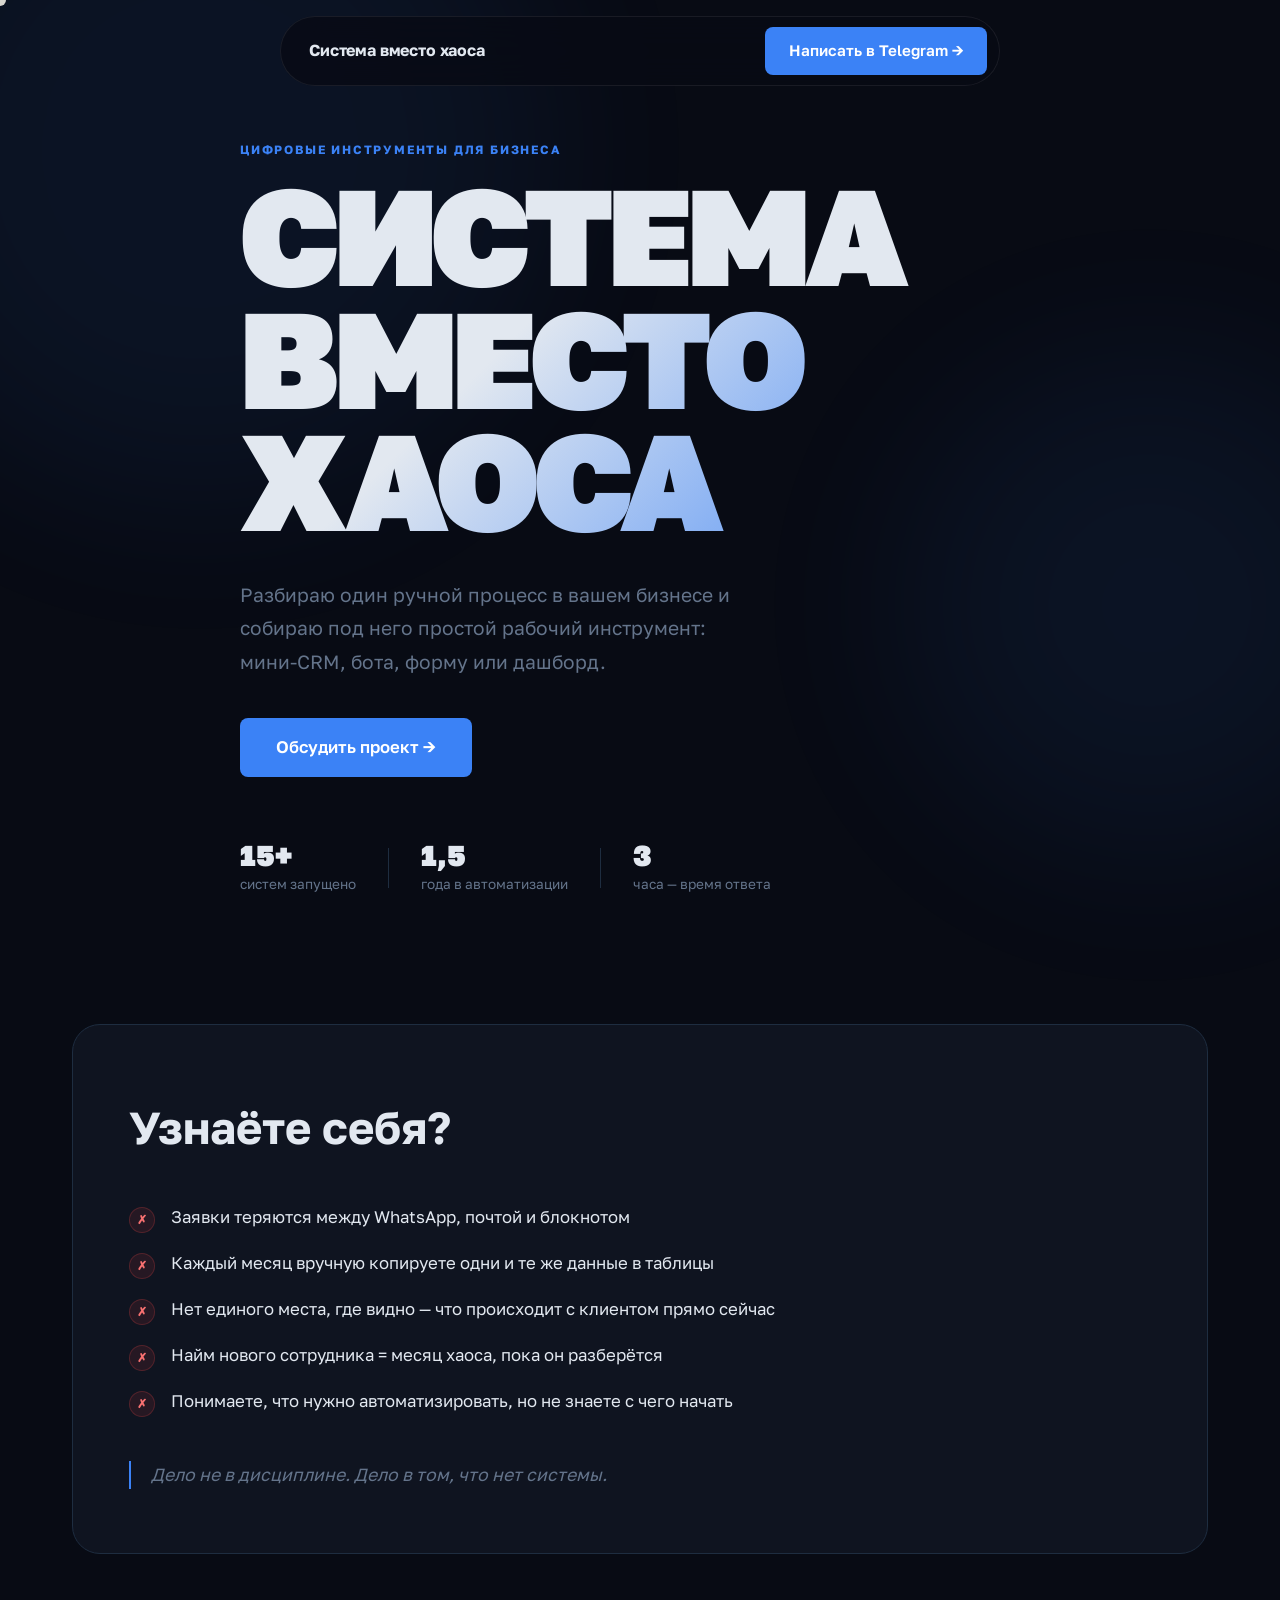
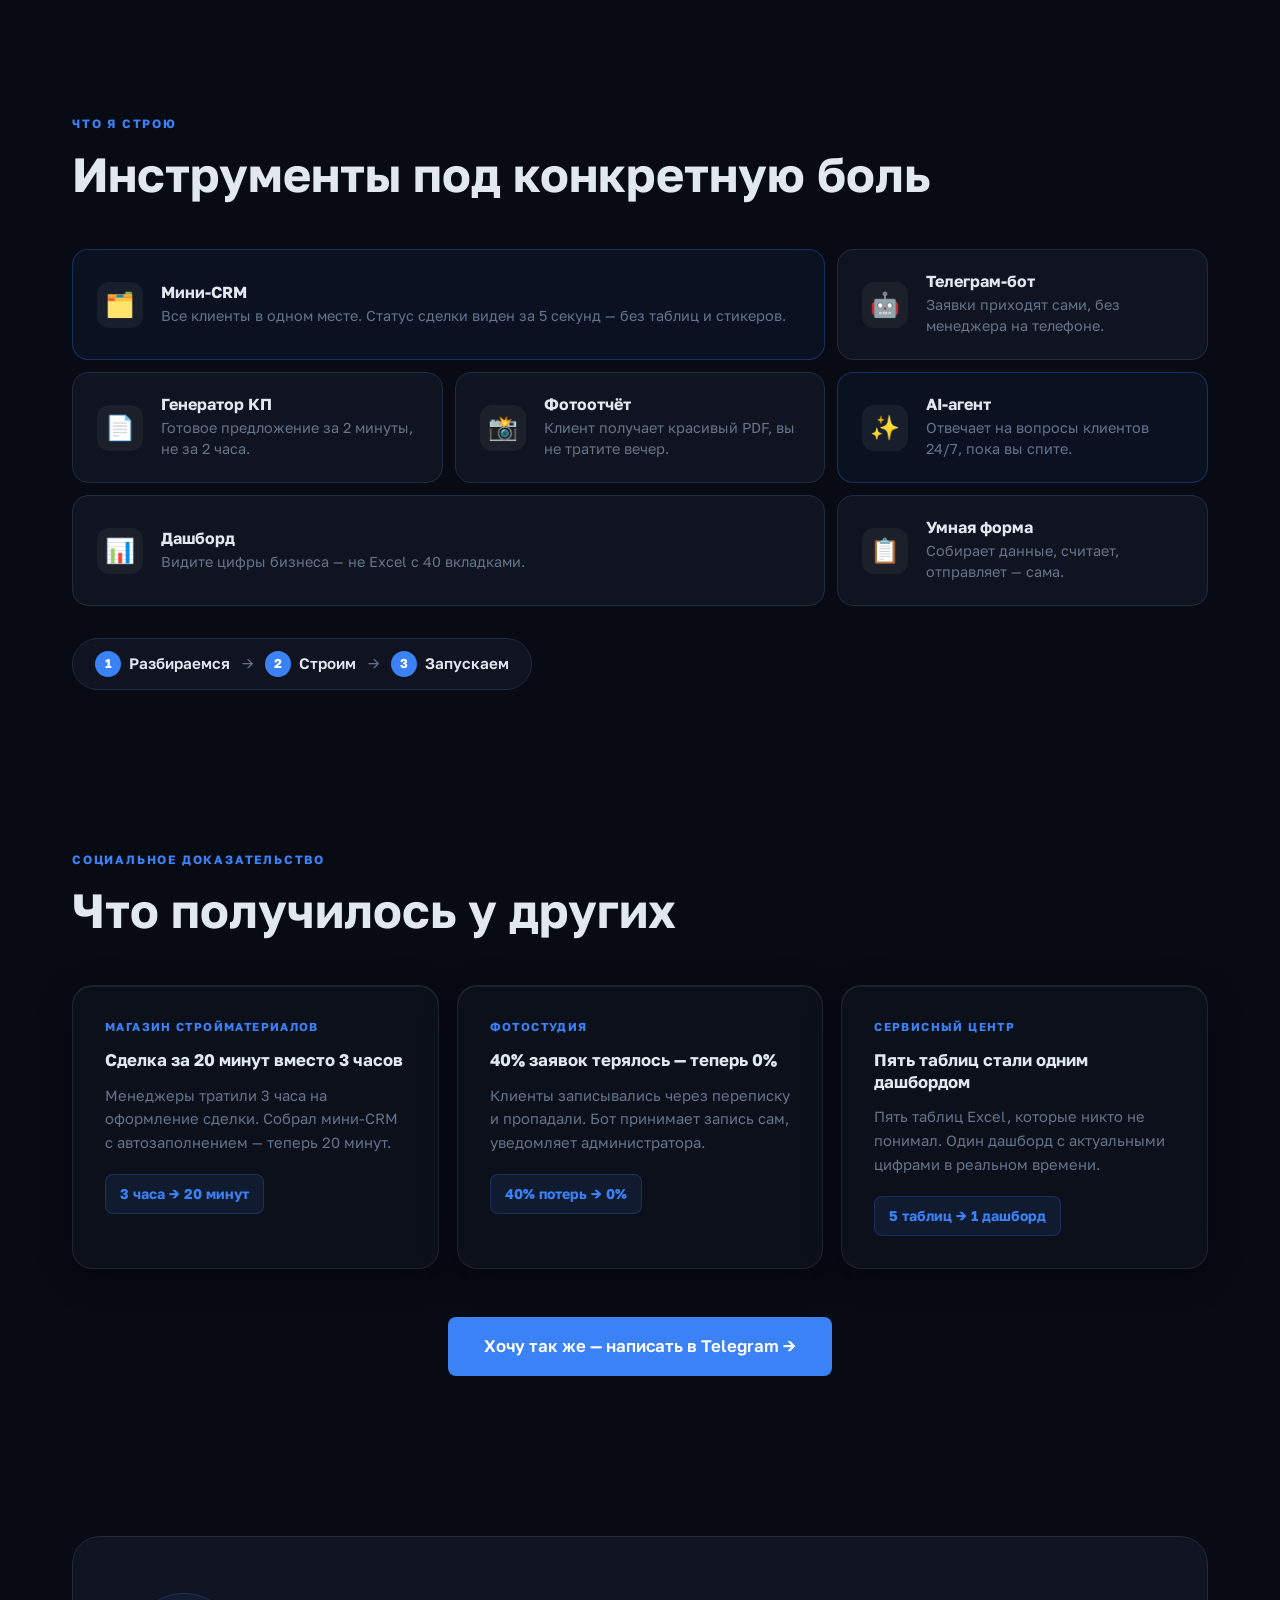
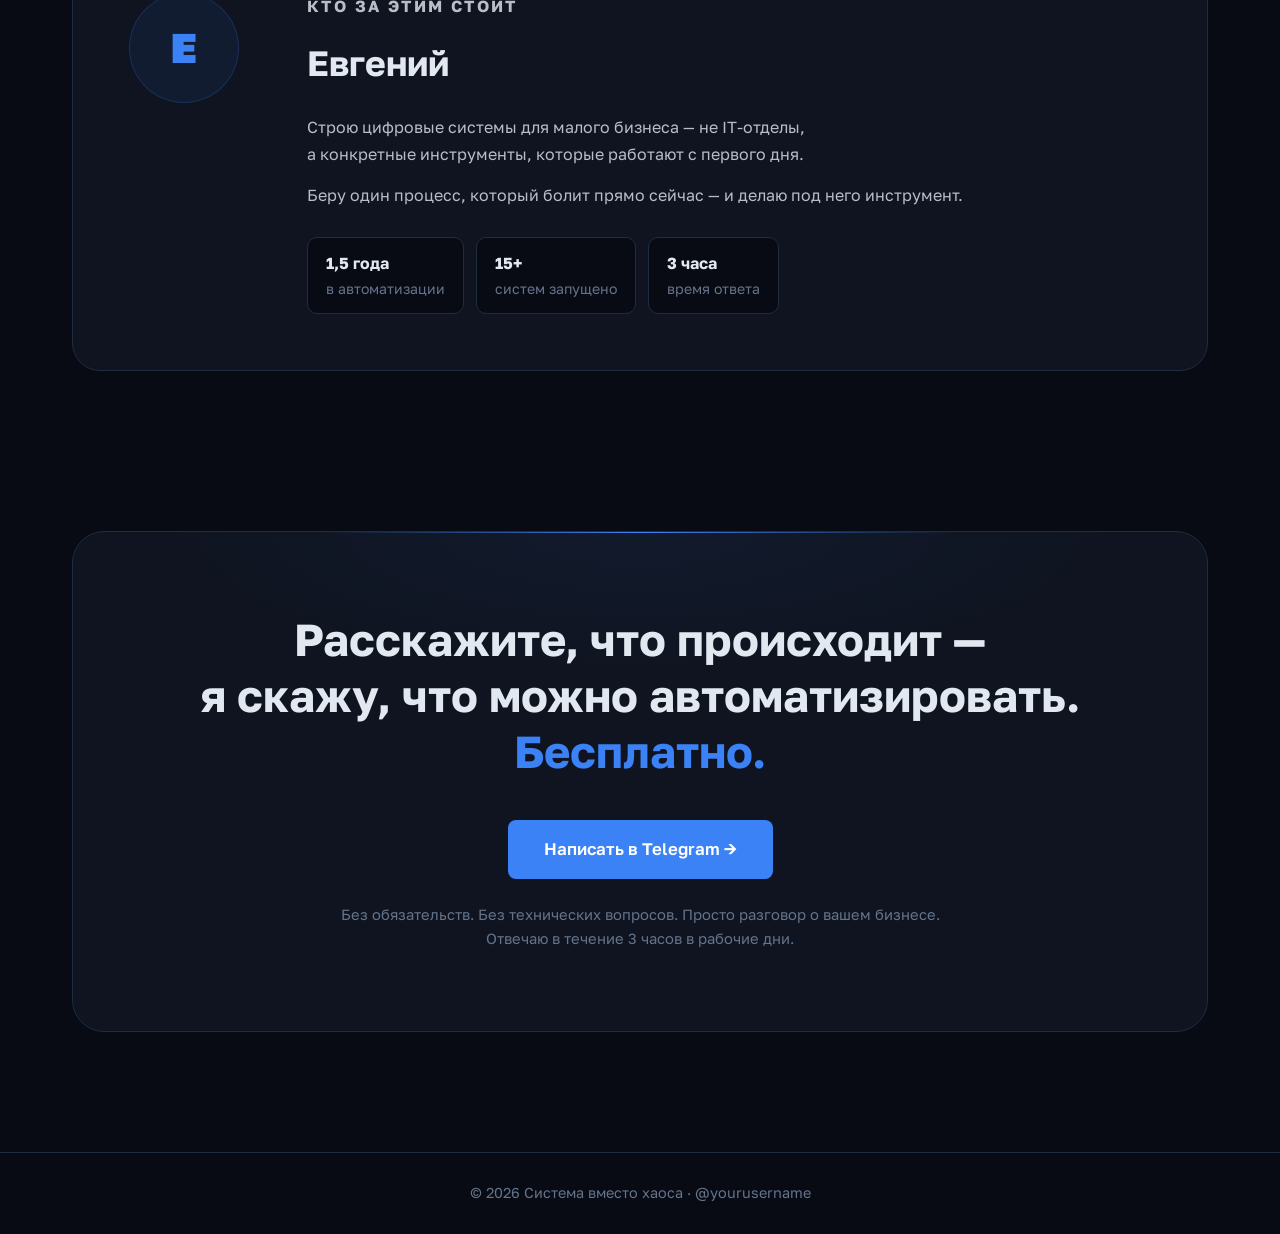
<file: index.html>
<!DOCTYPE html>
<html lang="ru">
<head>
<meta charset="UTF-8">
<meta name="viewport" content="width=device-width, initial-scale=1.0">
<title>Система вместо хаоса — цифровые инструменты для бизнеса</title>
<meta name="description" content="Разбираю один ручной процесс в вашем бизнесе и собираю под него инструмент: мини-CRM, бота, форму или дашборд.">
<link rel="preconnect" href="https://fonts.googleapis.com">
<link rel="preconnect" href="https://fonts.gstatic.com" crossorigin>
<link href="https://fonts.googleapis.com/css2?family=Golos+Text:wght@400;600;700;900&display=swap" rel="stylesheet">
<style>
/* ─── RESET & BASE ─── */
*, *::before, *::after { box-sizing: border-box; margin: 0; padding: 0; }
html { scroll-behavior: smooth; }

:root {
  --bg:       #080B14;
  --surface:  #0F1420;
  --border:   #1E2D40;
  --accent:   #3B82F6;
  --glow:     rgba(59,130,246,0.35);
  --glow-sm:  rgba(59,130,246,0.15);
  --text:     #E2E8F0;
  --muted:    #64748B;
}

body {
  background: var(--bg);
  color: var(--text);
  font-family: 'Golos Text', sans-serif;
  font-size: 1rem;
  line-height: 1.7;
  overflow-x: hidden;
  cursor: none;
}

body.touch { cursor: auto; }

a { color: inherit; text-decoration: none; }

/* ─── CUSTOM CURSOR ─── */
.cursor {
  position: fixed;
  width: 12px; height: 12px;
  background: var(--text);
  border-radius: 50%;
  pointer-events: none;
  z-index: 9999;
  transform: translate(-50%, -50%);
  transition: transform 0.15s ease, width 0.2s ease, height 0.2s ease, background 0.2s ease;
  mix-blend-mode: difference;
}
.cursor.big {
  width: 32px; height: 32px;
}

/* ─── PROGRESS BAR ─── */
.progress-bar {
  position: fixed; top: 0; left: 0;
  width: 100%; height: 3px;
  background: var(--accent);
  transform-origin: left;
  transform: scaleX(0);
  z-index: 1000;
  transition: transform 0.08s linear;
  box-shadow: 0 0 8px var(--glow);
}

/* ─── BG ORBS ─── */
.orb {
  position: fixed;
  border-radius: 50%;
  filter: blur(90px);
  opacity: 0.07;
  pointer-events: none;
  z-index: 0;
}
.orb-1 { width: 700px; height: 700px; background: var(--accent); top: -200px; left: -150px; }
.orb-2 { width: 500px; height: 500px; background: var(--accent); bottom: 5%; right: -120px; }

/* ─── NAVBAR ─── */
.navbar {
  position: fixed; top: 16px; left: 50%;
  transform: translateX(-50%);
  background: rgba(8,11,20,0.8);
  backdrop-filter: blur(24px);
  -webkit-backdrop-filter: blur(24px);
  border: 1px solid rgba(255,255,255,0.07);
  border-radius: 100px;
  padding: 10px 12px 10px 28px;
  display: flex; align-items: center; justify-content: space-between; gap: 32px;
  z-index: 500;
  min-width: min(720px, 92vw);
  transition: background 0.3s ease;
}
.navbar-logo {
  font-weight: 700; font-size: 1rem;
  letter-spacing: -0.01em; white-space: nowrap;
}

/* ─── BUTTONS ─── */
.btn {
  display: inline-flex; align-items: center; gap: 8px;
  background: var(--accent); color: #fff;
  border: none; cursor: none;
  padding: 11px 24px;
  border-radius: 8px;
  font-family: inherit; font-size: 0.95rem; font-weight: 600;
  transition: box-shadow 0.25s ease, transform 0.25s ease;
  white-space: nowrap;
}
.btn:hover {
  box-shadow: 0 0 22px var(--glow), 0 0 44px var(--glow-sm);
  transform: translateY(-2px);
}
.btn-lg {
  padding: 15px 36px;
  font-size: 1.05rem;
}

/* ─── LAYOUT ─── */
.container {
  max-width: 1200px;
  margin: 0 auto;
  padding: 0 32px;
}

section { position: relative; z-index: 1; }

.section-label {
  font-size: 0.75rem; font-weight: 700;
  text-transform: uppercase; letter-spacing: 0.15em;
  color: var(--accent); margin-bottom: 14px;
}

.section-title {
  font-size: clamp(2rem, 5vw, 3rem);
  font-weight: 700; line-height: 1.1;
  margin-bottom: 48px;
}

/* ─── HERO ─── */
.hero {
  min-height: 100vh;
  display: flex; align-items: center;
  padding: 140px 0 80px;
}
.hero-inner { max-width: 800px; }

.hero-title {
  font-size: clamp(3.8rem, 11vw, 8.5rem);
  font-weight: 900;
  line-height: 0.9;
  letter-spacing: -0.04em;
  margin-bottom: 36px;
}
.hero-title .line { display: block; overflow: hidden; }
.hero-title .line-word {
  display: block;
  transform: translateY(110%);
  animation: slideUp 0.8s cubic-bezier(0.16, 1, 0.3, 1) forwards;
}
.hero-title .line:nth-child(1) .line-word { animation-delay: 0.1s; }
.hero-title .line:nth-child(2) .line-word {
  animation-delay: 0.22s;
  background: linear-gradient(135deg, var(--text) 30%, var(--accent));
  -webkit-background-clip: text;
  -webkit-text-fill-color: transparent;
  background-clip: text;
}

@keyframes slideUp {
  to { transform: translateY(0); }
}

.hero-sub {
  font-size: clamp(1.05rem, 2vw, 1.2rem);
  color: var(--muted);
  max-width: 520px;
  margin-bottom: 40px;
  line-height: 1.75;
  opacity: 0;
  animation: fadeIn 0.6s ease 0.45s forwards;
}

.hero-cta {
  margin-bottom: 64px;
  opacity: 0;
  animation: fadeIn 0.6s ease 0.55s forwards;
}

@keyframes fadeIn {
  to { opacity: 1; }
}

.trust-row {
  display: flex; align-items: center; gap: 0;
  flex-wrap: wrap; gap: 0;
  opacity: 0;
  animation: fadeIn 0.6s ease 0.7s forwards;
}
.trust-item {
  display: flex; flex-direction: column; gap: 3px;
  padding-right: 32px;
}
.trust-num {
  font-size: 1.8rem; font-weight: 900;
  line-height: 1; color: var(--text);
}
.trust-lbl {
  font-size: 0.85rem; color: var(--muted);
}
.trust-sep {
  width: 1px; height: 40px;
  background: var(--border);
  margin-right: 32px; flex-shrink: 0;
}

/* ─── PAIN ─── */
.pain-wrap {
  padding: 48px 0 80px;
}
.pain-box {
  background: var(--surface);
  border: 1px solid var(--border);
  border-radius: 28px;
  padding: 64px 56px;
}
.pain-title {
  font-size: clamp(2rem, 5vw, 2.8rem);
  font-weight: 700; margin-bottom: 40px;
}
.pain-list {
  list-style: none;
  display: flex; flex-direction: column; gap: 18px;
  margin-bottom: 44px;
}
.pain-item {
  display: flex; align-items: flex-start; gap: 16px;
  font-size: 1.05rem; line-height: 1.5;
}
.pain-x {
  width: 26px; height: 26px; flex-shrink: 0;
  border-radius: 50%;
  background: rgba(239,68,68,0.1);
  border: 1px solid rgba(239,68,68,0.22);
  display: flex; align-items: center; justify-content: center;
  color: #f87171; font-size: 0.75rem; font-weight: 800;
  margin-top: 2px;
}
.pain-closing {
  font-size: 1.1rem;
  font-style: italic; color: var(--muted);
  border-left: 2px solid var(--accent);
  padding-left: 20px;
  line-height: 1.6;
}

/* ─── SERVICES ─── */
.services-wrap { padding: 80px 0; }

.bento-grid {
  display: grid;
  grid-template-columns: repeat(12, 1fr);
  gap: 12px;
  margin-bottom: 20px;
}
.bento-card {
  background: var(--surface);
  border: 1px solid var(--border);
  border-radius: 16px;
  padding: 22px 24px;
  display: flex; align-items: center; gap: 18px;
  transition: transform 0.25s ease, border-color 0.25s ease, box-shadow 0.25s ease;
}
.bento-card:hover {
  transform: translateY(-3px);
  border-color: rgba(255,255,255,0.13);
  box-shadow: 0 8px 28px rgba(0,0,0,0.35);
}
.bento-card.accent {
  background: rgba(59,130,246,0.06);
  border-color: rgba(59,130,246,0.28);
}
.card-icon {
  width: 46px; height: 46px; flex-shrink: 0;
  background: rgba(255,255,255,0.05);
  border-radius: 12px;
  display: flex; align-items: center; justify-content: center;
  font-size: 1.5rem;
}
.card-body { display: flex; flex-direction: column; gap: 4px; }
.card-body h3 { font-size: 1rem; font-weight: 700; line-height: 1.2; }
.card-body p { font-size: 0.9rem; color: var(--muted); line-height: 1.45; }

.c-8  { grid-column: span 8; }
.c-4  { grid-column: span 4; }

.process-pill {
  display: inline-flex; align-items: center; gap: 0;
  background: var(--surface);
  border: 1px solid var(--border);
  border-radius: 100px;
  padding: 12px 22px;
  margin-top: 12px;
}
.p-step {
  display: flex; align-items: center; gap: 8px;
}
.p-num {
  width: 26px; height: 26px; border-radius: 50%;
  background: var(--accent); color: #fff;
  display: flex; align-items: center; justify-content: center;
  font-size: 0.8rem; font-weight: 700; flex-shrink: 0;
}
.p-label { font-size: 0.95rem; font-weight: 600; white-space: nowrap; }
.p-arrow { color: var(--muted); padding: 0 12px; font-size: 0.95rem; }

/* ─── CASES ─── */
.cases-wrap { padding: 80px 0; }

.cases-grid {
  display: grid;
  grid-template-columns: repeat(auto-fit, minmax(300px, 1fr));
  gap: 18px;
  margin-bottom: 48px;
}
.case-card {
  background: rgba(15,20,32,0.65);
  backdrop-filter: blur(20px);
  -webkit-backdrop-filter: blur(20px);
  border: 1px solid rgba(255,255,255,0.08);
  border-radius: 20px;
  padding: 32px;
  box-shadow: 0 8px 32px rgba(0,0,0,0.4), inset 0 1px 0 rgba(255,255,255,0.07);
  transition: transform 0.25s ease, border-color 0.25s ease;
}
.case-card:hover {
  transform: translateY(-4px);
  border-color: rgba(255,255,255,0.14);
}
.case-tag {
  font-size: 0.72rem; font-weight: 700;
  text-transform: uppercase; letter-spacing: 0.12em;
  color: var(--accent); margin-bottom: 12px;
}
.case-card h3 { font-size: 1.05rem; font-weight: 700; margin-bottom: 12px; line-height: 1.3; }
.case-card p  { font-size: 0.92rem; color: var(--muted); margin-bottom: 20px; line-height: 1.6; }
.case-metric {
  display: inline-flex; align-items: center;
  background: rgba(59,130,246,0.1);
  border: 1px solid rgba(59,130,246,0.22);
  border-radius: 8px; padding: 7px 14px;
  font-size: 0.88rem; font-weight: 700; color: var(--accent);
}

.cases-cta { text-align: center; }

/* ─── ABOUT ─── */
.about-wrap { padding: 80px 0; }
.about-inner {
  display: grid;
  grid-template-columns: 130px 1fr;
  gap: 48px; align-items: start;
  background: var(--surface);
  border: 1px solid var(--border);
  border-radius: 28px;
  padding: 56px;
}
.avatar {
  width: 110px; height: 110px; border-radius: 50%;
  background: rgba(59,130,246,0.08);
  border: 1px solid rgba(59,130,246,0.2);
  display: flex; align-items: center; justify-content: center;
  font-size: 2.6rem; font-weight: 900; color: var(--accent);
}
.about-content h2 {
  font-size: clamp(1.6rem, 3vw, 2.2rem);
  font-weight: 700; margin-bottom: 20px;
}
.about-content p {
  font-size: 1rem; color: rgba(226,232,240,0.8);
  max-width: 100%;
  text-wrap: balance;
  margin-bottom: 14px;
  line-height: 1.7;
}
.about-facts {
  display: flex; gap: 12px; flex-wrap: wrap; margin-top: 28px;
}
.about-fact {
  background: var(--bg);
  border: 1px solid var(--border);
  border-radius: 10px; padding: 12px 18px;
  font-size: 0.88rem; color: var(--muted);
}
.about-fact strong { display: block; color: var(--text); font-size: 1rem; font-weight: 700; }

/* ─── FINAL CTA ─── */
.final-cta-wrap { padding: 80px 0 120px; }
.cta-box {
  background: var(--surface);
  border: 1px solid var(--border);
  border-radius: 32px;
  padding: 80px 56px;
  text-align: center;
  position: relative; overflow: hidden;
}
.cta-box::before {
  content: '';
  position: absolute; top: 0; left: 50%; transform: translateX(-50%);
  width: 55%; height: 1px;
  background: linear-gradient(to right, transparent, var(--accent), transparent);
}
.cta-box::after {
  content: '';
  position: absolute; inset: 0;
  background: radial-gradient(ellipse 60% 40% at 50% 0%, rgba(59,130,246,0.06) 0%, transparent 70%);
  pointer-events: none;
}
.cta-box h2 {
  font-size: clamp(1.8rem, 4vw, 2.8rem);
  font-weight: 700; line-height: 1.25;
  margin-bottom: 40px; position: relative; z-index: 1;
}
.cta-box h2 em { font-style: normal; color: var(--accent); }
.cta-box .btn { position: relative; z-index: 1; }
.cta-note {
  margin-top: 24px; color: var(--muted);
  font-size: 0.92rem; line-height: 1.65;
  position: relative; z-index: 1;
}

/* ─── FOOTER ─── */
footer {
  text-align: center;
  padding: 28px 32px;
  color: var(--muted); font-size: 0.9rem;
  border-top: 1px solid var(--border);
  position: relative; z-index: 1;
}

/* ─── REVEAL ANIMATION ─── */
.reveal {
  opacity: 0;
  transform: translateY(28px);
  transition: opacity 0.55s ease, transform 0.55s ease;
}
.reveal.visible {
  opacity: 1;
  transform: translateY(0);
}

/* ─── RESPONSIVE ─── */
@media (max-width: 1024px) {
  .c-8 { grid-column: span 7; }
  .c-4 { grid-column: span 5; }
}

@media (max-width: 768px) {
  body { cursor: auto; }
  .cursor { display: none; }

  .navbar { min-width: 92vw; padding: 10px 14px; gap: 12px; }
  .navbar-logo { font-size: 0.85rem; }

  .hero { padding: 120px 0 60px; }
  .hero-title { letter-spacing: -0.03em; }

  .bento-grid { grid-template-columns: 1fr; }
  .c-8, .c-4 { grid-column: span 1; }

  .pain-box { padding: 40px 28px; }

  .about-inner { grid-template-columns: 1fr; padding: 36px 28px; }
  .avatar { margin: 0 auto; }
  .about-content h2 { text-align: center; }
  .about-content p { max-width: 100%; text-align: center; }
  .about-facts { justify-content: center; }

  .cta-box { padding: 52px 28px; }

  .trust-sep { display: none; }
  .trust-row { gap: 20px; }
  .trust-item { padding-right: 0; }

  .process-pill { flex-wrap: wrap; border-radius: 16px; justify-content: center; }
}
</style>
</head>
<body class="">

<!-- Cursor -->
<div class="cursor" id="cursor"></div>

<!-- Progress bar -->
<div class="progress-bar" id="progressBar"></div>

<!-- BG orbs -->
<div class="orb orb-1"></div>
<div class="orb orb-2"></div>

<!-- ═══════════════════ NAV ═══════════════════ -->
<nav class="navbar">
  <div class="navbar-logo">Система вместо хаоса</div>
  <a href="https://t.me/yourusername" target="_blank" rel="noopener" class="btn">
    Написать в Telegram →
  </a>
</nav>

<!-- ═══════════════════ HERO ═══════════════════ -->
<section class="hero">
  <div class="container">
    <div class="hero-inner">
      <p class="section-label">Цифровые инструменты для бизнеса</p>
      <h1 class="hero-title">
        <span class="line"><span class="line-word">СИСТЕМА</span></span>
        <span class="line"><span class="line-word">ВМЕСТО ХАОСА</span></span>
      </h1>
      <p class="hero-sub">
        Разбираю один ручной процесс в вашем бизнесе и собираю под него простой рабочий инструмент: мини-CRM, бота, форму или дашборд.
      </p>
      <div class="hero-cta">
        <a href="https://t.me/yourusername" target="_blank" rel="noopener" class="btn btn-lg">
          Обсудить проект →
        </a>
      </div>
      <div class="trust-row">
        <div class="trust-item">
          <span class="trust-num" data-count="15" data-suffix="+">0+</span>
          <span class="trust-lbl">систем запущено</span>
        </div>
        <div class="trust-sep"></div>
        <div class="trust-item">
          <span class="trust-num">1,5</span>
          <span class="trust-lbl">года в автоматизации</span>
        </div>
        <div class="trust-sep"></div>
        <div class="trust-item">
          <span class="trust-num">3</span>
          <span class="trust-lbl">часа — время ответа</span>
        </div>
      </div>
    </div>
  </div>
</section>

<!-- ═══════════════════ БОЛЬ ═══════════════════ -->
<section class="pain-wrap">
  <div class="container">
    <div class="pain-box reveal">
      <h2 class="pain-title">Узнаёте себя?</h2>
      <ul class="pain-list">
        <li class="pain-item reveal">
          <span class="pain-x">✗</span>
          Заявки теряются между WhatsApp, почтой и блокнотом
        </li>
        <li class="pain-item reveal">
          <span class="pain-x">✗</span>
          Каждый месяц вручную копируете одни и те же данные в таблицы
        </li>
        <li class="pain-item reveal">
          <span class="pain-x">✗</span>
          Нет единого места, где видно — что происходит с клиентом прямо сейчас
        </li>
        <li class="pain-item reveal">
          <span class="pain-x">✗</span>
          Найм нового сотрудника = месяц хаоса, пока он разберётся
        </li>
        <li class="pain-item reveal">
          <span class="pain-x">✗</span>
          Понимаете, что нужно автоматизировать, но не знаете с чего начать
        </li>
      </ul>
      <p class="pain-closing">
        Дело не в дисциплине. Дело в том, что нет системы.
      </p>
    </div>
  </div>
</section>

<!-- ═══════════════════ УСЛУГИ ═══════════════════ -->
<section class="services-wrap">
  <div class="container">
    <p class="section-label reveal">Что я строю</p>
    <h2 class="section-title reveal">Инструменты под конкретную боль</h2>

    <div class="bento-grid">
      <div class="bento-card accent c-8 reveal">
        <div class="card-icon">🗂️</div>
        <div class="card-body">
          <h3>Мини-CRM</h3>
          <p>Все клиенты в одном месте. Статус сделки виден за 5 секунд — без таблиц и стикеров.</p>
        </div>
      </div>
      <div class="bento-card c-4 reveal">
        <div class="card-icon">🤖</div>
        <div class="card-body">
          <h3>Телеграм-бот</h3>
          <p>Заявки приходят сами, без менеджера на телефоне.</p>
        </div>
      </div>

      <div class="bento-card c-4 reveal">
        <div class="card-icon">📄</div>
        <div class="card-body">
          <h3>Генератор КП</h3>
          <p>Готовое предложение за 2 минуты, не за 2 часа.</p>
        </div>
      </div>
      <div class="bento-card c-4 reveal">
        <div class="card-icon">📸</div>
        <div class="card-body">
          <h3>Фотоотчёт</h3>
          <p>Клиент получает красивый PDF, вы не тратите вечер.</p>
        </div>
      </div>
      <div class="bento-card accent c-4 reveal">
        <div class="card-icon">✨</div>
        <div class="card-body">
          <h3>AI-агент</h3>
          <p>Отвечает на вопросы клиентов 24/7, пока вы спите.</p>
        </div>
      </div>

      <div class="bento-card c-8 reveal">
        <div class="card-icon">📊</div>
        <div class="card-body">
          <h3>Дашборд</h3>
          <p>Видите цифры бизнеса — не Excel с 40 вкладками.</p>
        </div>
      </div>
      <div class="bento-card c-4 reveal">
        <div class="card-icon">📋</div>
        <div class="card-body">
          <h3>Умная форма</h3>
          <p>Собирает данные, считает, отправляет — сама.</p>
        </div>
      </div>
    </div>

    <div class="process-pill reveal">
      <div class="p-step">
        <div class="p-num">1</div>
        <div class="p-label">Разбираемся</div>
      </div>
      <div class="p-arrow">→</div>
      <div class="p-step">
        <div class="p-num">2</div>
        <div class="p-label">Строим</div>
      </div>
      <div class="p-arrow">→</div>
      <div class="p-step">
        <div class="p-num">3</div>
        <div class="p-label">Запускаем</div>
      </div>
    </div>
  </div>
</section>

<!-- ═══════════════════ КЕЙСЫ ═══════════════════ -->
<section class="cases-wrap">
  <div class="container">
    <p class="section-label reveal">Социальное доказательство</p>
    <h2 class="section-title reveal">Что получилось у других</h2>
    <div class="cases-grid">
      <div class="case-card reveal">
        <div class="case-tag">Магазин стройматериалов</div>
        <h3>Сделка за 20 минут вместо 3 часов</h3>
        <p>Менеджеры тратили 3 часа на оформление сделки. Собрал мини-CRM с автозаполнением — теперь 20 минут.</p>
        <div class="case-metric">3 часа → 20 минут</div>
      </div>
      <div class="case-card reveal">
        <div class="case-tag">Фотостудия</div>
        <h3>40% заявок терялось — теперь 0%</h3>
        <p>Клиенты записывались через переписку и пропадали. Бот принимает запись сам, уведомляет администратора.</p>
        <div class="case-metric">40% потерь → 0%</div>
      </div>
      <div class="case-card reveal">
        <div class="case-tag">Сервисный центр</div>
        <h3>Пять таблиц стали одним дашбордом</h3>
        <p>Пять таблиц Excel, которые никто не понимал. Один дашборд с актуальными цифрами в реальном времени.</p>
        <div class="case-metric">5 таблиц → 1 дашборд</div>
      </div>
    </div>
    <div class="cases-cta reveal">
      <a href="https://t.me/yourusername" target="_blank" rel="noopener" class="btn btn-lg">
        Хочу так же — написать в Telegram →
      </a>
    </div>
  </div>
</section>

<!-- ═══════════════════ КТО Я ═══════════════════ -->
<section class="about-wrap">
  <div class="container">
    <div class="about-inner reveal">
      <div class="avatar">Е</div>
      <div class="about-content">
        <p class="section-label">Кто за этим стоит</p>
        <h2>Евгений</h2>
        <p>Строю цифровые системы для малого бизнеса — не IT-отделы, а конкретные инструменты, которые работают с первого дня.</p>
        <p>Беру один процесс, который болит прямо сейчас — и делаю под него инструмент.</p>
        <div class="about-facts">
          <div class="about-fact"><strong>1,5 года</strong>в автоматизации</div>
          <div class="about-fact"><strong>15+</strong>систем запущено</div>
          <div class="about-fact"><strong>3 часа</strong>время ответа</div>
        </div>
      </div>
    </div>
  </div>
</section>

<!-- ═══════════════════ ФИНАЛЬНЫЙ CTA ═══════════════════ -->
<section class="final-cta-wrap">
  <div class="container">
    <div class="cta-box reveal">
      <h2>
        Расскажите, что происходит —<br>
        я скажу, что можно автоматизировать.<br>
        <em>Бесплатно.</em>
      </h2>
      <a href="https://t.me/yourusername" target="_blank" rel="noopener" class="btn btn-lg">
        Написать в Telegram →
      </a>
      <p class="cta-note">
        Без обязательств. Без технических вопросов. Просто разговор о вашем бизнесе.<br>
        Отвечаю в течение 3 часов в рабочие дни.
      </p>
    </div>
  </div>
</section>

<!-- ═══════════════════ FOOTER ═══════════════════ -->
<footer>
  © 2026 Система вместо хаоса · @yourusername
</footer>

<!-- ═══════════════════ JS ═══════════════════ -->
<script>
// ── Touch detection ──
if ('ontouchstart' in window) {
  document.body.classList.add('touch');
}

// ── Custom cursor ──
const cursor = document.getElementById('cursor');
if (cursor) {
  document.addEventListener('mousemove', e => {
    cursor.style.left = e.clientX + 'px';
    cursor.style.top  = e.clientY + 'px';
  });
  document.querySelectorAll('a, button, .bento-card, .case-card').forEach(el => {
    el.addEventListener('mouseenter', () => cursor.classList.add('big'));
    el.addEventListener('mouseleave', () => cursor.classList.remove('big'));
  });
}

// ── Progress bar ──
const bar = document.getElementById('progressBar');
window.addEventListener('scroll', () => {
  const doc = document.documentElement;
  const pct = doc.scrollTop / (doc.scrollHeight - doc.clientHeight);
  bar.style.transform = `scaleX(${pct})`;
}, { passive: true });

// ── Scroll reveal ──
const revealEls = document.querySelectorAll('.reveal');
const revealObs = new IntersectionObserver((entries) => {
  entries.forEach((entry, i) => {
    if (entry.isIntersecting) {
      // stagger siblings
      const siblings = [...entry.target.parentElement.querySelectorAll('.reveal:not(.visible)')];
      const idx = siblings.indexOf(entry.target);
      setTimeout(() => {
        entry.target.classList.add('visible');
      }, idx * 60);
      revealObs.unobserve(entry.target);
    }
  });
}, { threshold: 0.08, rootMargin: '0px 0px -40px 0px' });

revealEls.forEach(el => revealObs.observe(el));

// ── Count-up ──
const counters = document.querySelectorAll('[data-count]');
const countObs = new IntersectionObserver((entries) => {
  entries.forEach(entry => {
    if (!entry.isIntersecting) return;
    const el = entry.target;
    const target = +el.dataset.count;
    const suffix = el.dataset.suffix || '';
    let start = 0;
    const duration = 1400;
    const startTime = performance.now();
    const tick = (now) => {
      const elapsed = now - startTime;
      const progress = Math.min(elapsed / duration, 1);
      const ease = 1 - Math.pow(1 - progress, 3);
      start = Math.floor(ease * target);
      el.textContent = start + suffix;
      if (progress < 1) requestAnimationFrame(tick);
      else el.textContent = target + suffix;
    };
    requestAnimationFrame(tick);
    countObs.unobserve(el);
  });
}, { threshold: 0.5 });

counters.forEach(el => countObs.observe(el));
</script>
</body>
</html>
</file>
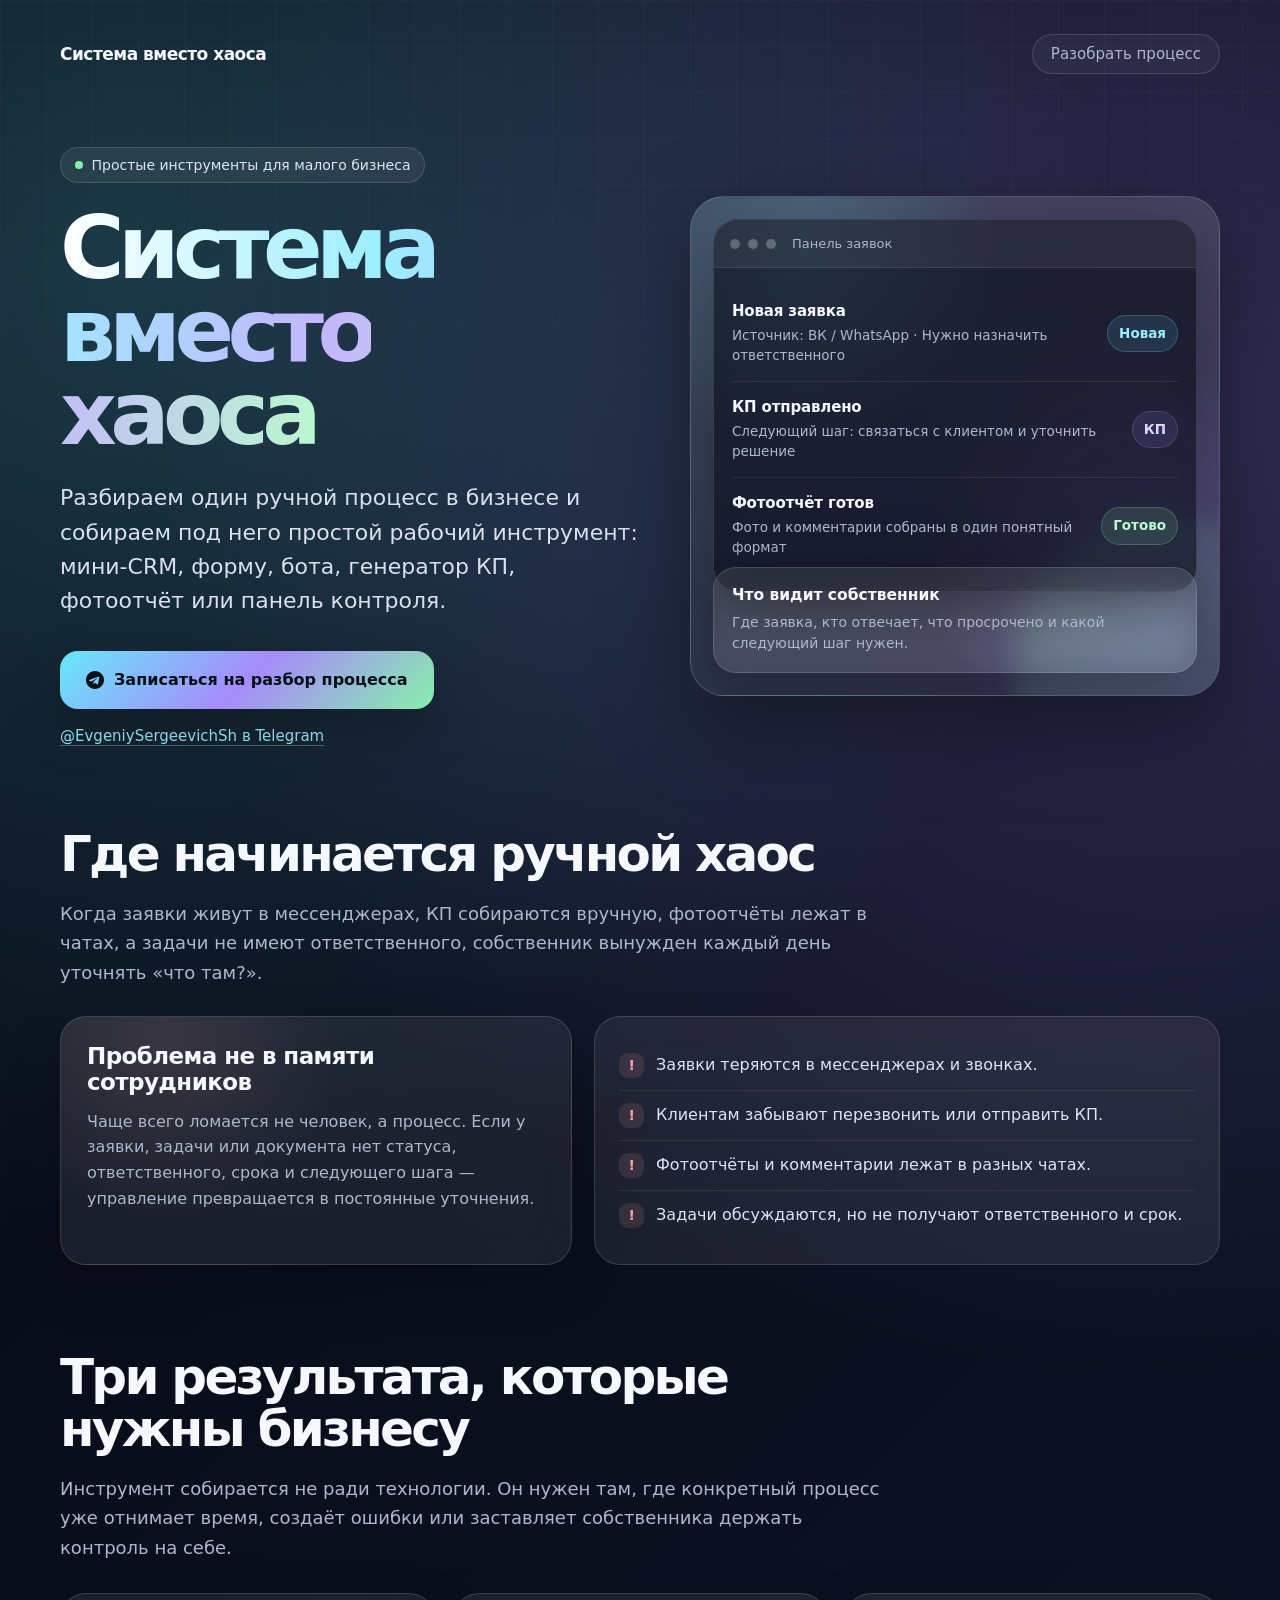
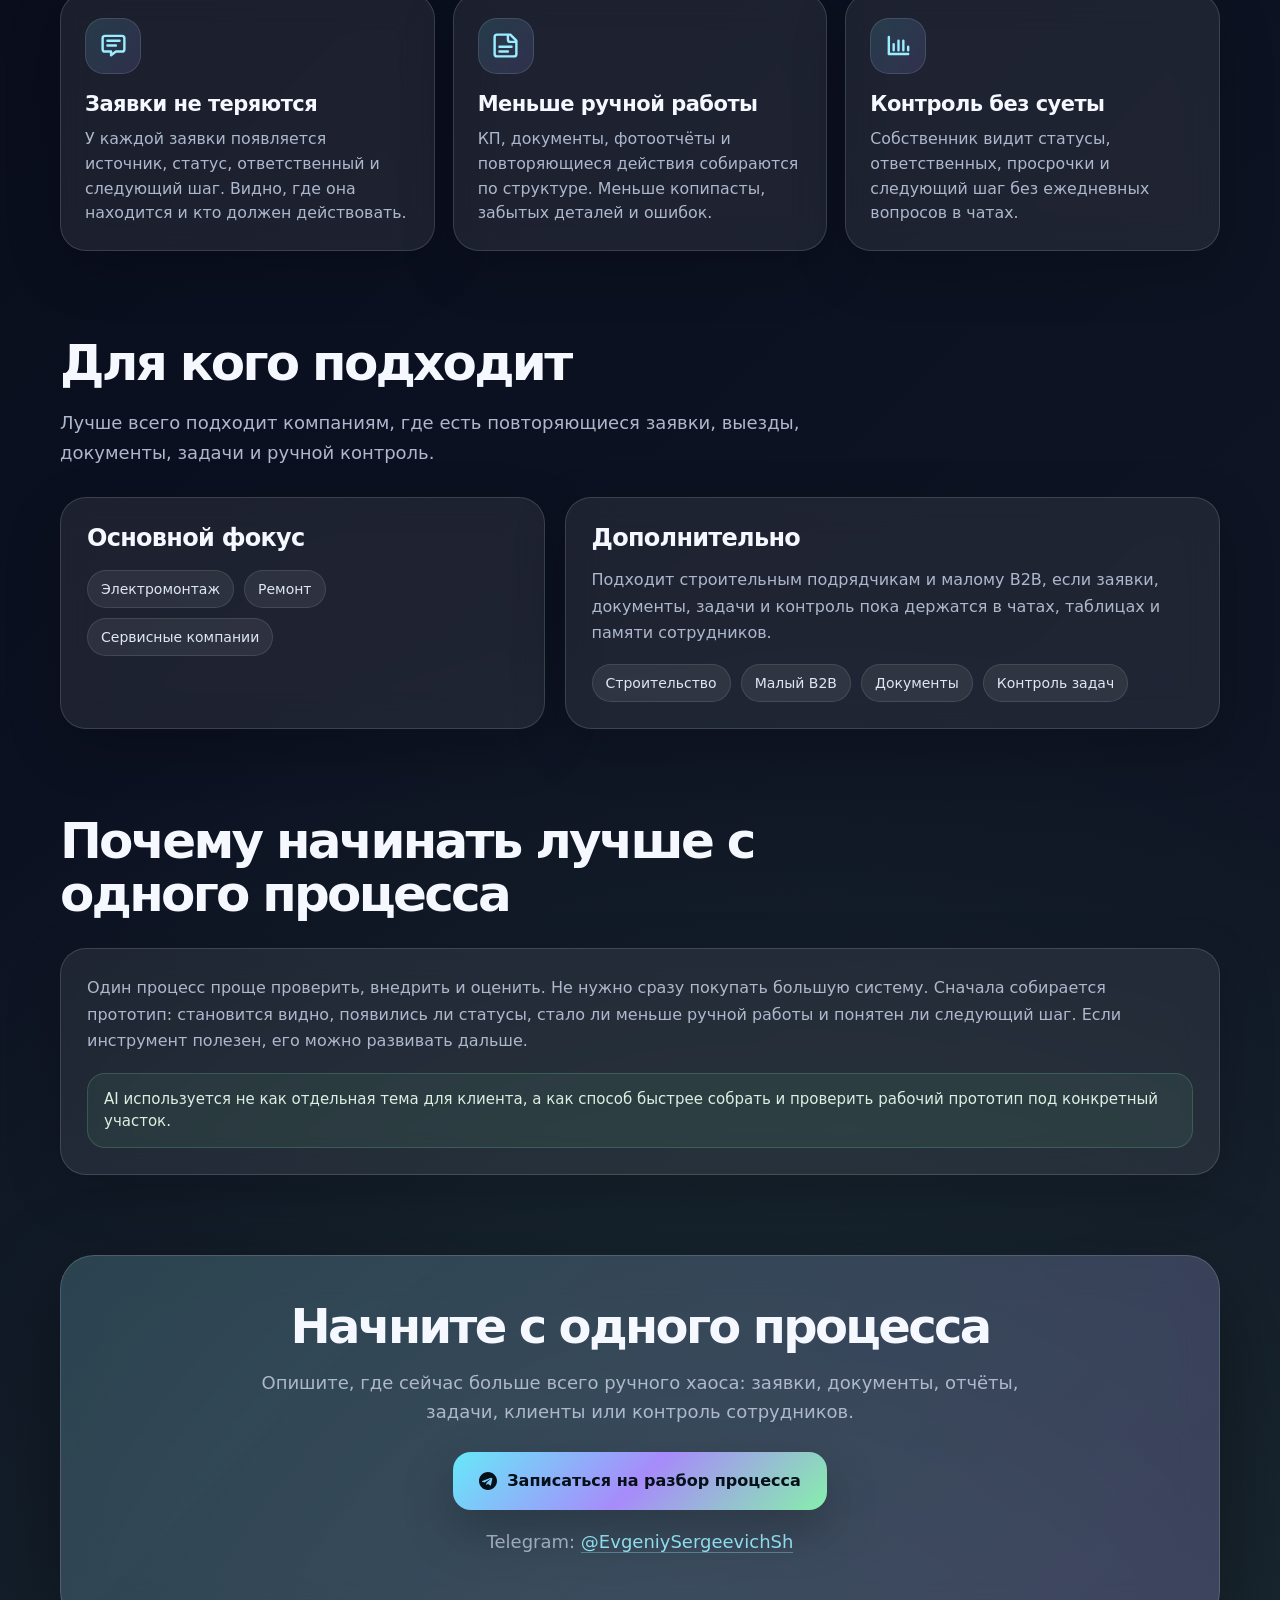
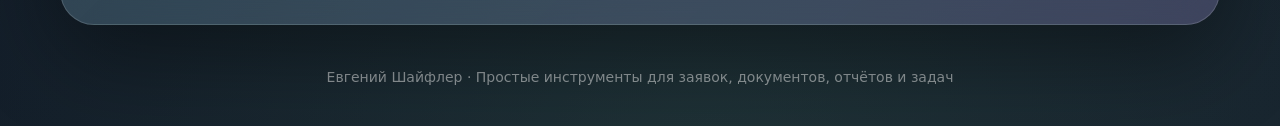
<file: landing.html>
<!DOCTYPE html>
<html lang="ru">
<head>
  <meta charset="UTF-8" />
  <meta name="viewport" content="width=device-width, initial-scale=1.0" />
  <title>Система вместо хаоса — простые инструменты для малого бизнеса</title>
  <style>
    :root {
      --bg-0: #050712;
      --bg-1: #0b1020;
      --bg-2: #111827;
      --text: #f6f8ff;
      --muted: #aeb8cc;
      --line: rgba(255,255,255,0.14);
      --glass: rgba(255,255,255,0.075);
      --glass-strong: rgba(255,255,255,0.105);
      --cyan: #67e8f9;
      --violet: #a78bfa;
      --green: #86efac;
      --danger: #fda4af;
      --shadow: 0 28px 90px rgba(0,0,0,0.42);
      --r-xl: 34px;
      --r-lg: 26px;
    }

    *, *::before, *::after { box-sizing: border-box; margin: 0; padding: 0; }
    html { scroll-behavior: smooth; }

    body {
      min-height: 100vh;
      font-family: 'Segoe UI', system-ui, -apple-system, sans-serif;
      color: var(--text);
      background:
        radial-gradient(circle at 10% 8%,  rgba(103,232,249,0.22), transparent 30%),
        radial-gradient(circle at 88% 12%, rgba(167,139,250,0.26), transparent 31%),
        radial-gradient(circle at 55% 102%,rgba(134,239,172,0.13), transparent 34%),
        linear-gradient(135deg, var(--bg-0), var(--bg-1) 48%, var(--bg-2));
      overflow-x: hidden;
      -webkit-font-smoothing: antialiased;
    }

    body::before {
      content: "";
      position: fixed;
      inset: 0;
      pointer-events: none;
      background-image:
        linear-gradient(rgba(255,255,255,0.035) 1px, transparent 1px),
        linear-gradient(90deg, rgba(255,255,255,0.035) 1px, transparent 1px);
      background-size: 46px 46px;
      mask-image: linear-gradient(to bottom, rgba(0,0,0,0.72), transparent 82%);
      -webkit-mask-image: linear-gradient(to bottom, rgba(0,0,0,0.72), transparent 82%);
    }

    /* ─── Layout ─── */
    .page { position: relative; z-index: 1; width: min(1160px, calc(100% - 36px)); margin: 0 auto; padding: 34px 0 38px; }

    /* ─── Header ─── */
    .header { display: flex; align-items: center; justify-content: space-between; gap: 18px; margin-bottom: 72px; }
    .brand { font-weight: 900; letter-spacing: -0.03em; color: var(--text); text-decoration: none; font-size: 17px; }
    .header-link {
      color: var(--muted); text-decoration: none; font-size: 15px;
      padding: 10px 18px; border-radius: 999px;
      border: 1px solid var(--line); background: rgba(255,255,255,0.045);
      transition: .2s ease;
    }
    .header-link:hover { color: var(--text); border-color: rgba(103,232,249,0.32); background: rgba(255,255,255,0.08); }

    /* ─── Hero ─── */
    .hero { display: grid; grid-template-columns: 1.05fr 0.95fr; align-items: center; gap: 44px; min-height: 600px; }

    .badge {
      display: inline-flex; align-items: center; gap: 9px;
      margin-bottom: 24px; padding: 9px 14px;
      border: 1px solid var(--line); border-radius: 999px;
      color: #dce5f6; background: rgba(255,255,255,0.065);
      backdrop-filter: blur(16px); font-size: 14px;
    }
    .badge-dot {
      width: 8px; height: 8px; border-radius: 999px;
      background: var(--green);
      box-shadow: 0 0 0 0 rgba(134,239,172,0.72);
      animation: badgePulse 1.9s infinite;
    }
    @keyframes badgePulse {
      0%   { box-shadow: 0 0 0 0   rgba(134,239,172,0.72); }
      72%  { box-shadow: 0 0 0 10px rgba(134,239,172,0); }
      100% { box-shadow: 0 0 0 0   rgba(134,239,172,0); }
    }

    h1 {
      max-width: 760px; margin-bottom: 26px;
      font-size: clamp(44px, 7.2vw, 88px);
      line-height: 0.94; letter-spacing: -0.075em;
    }
    .gradient-text {
      background: linear-gradient(90deg, #fff 0%, #9beeff 34%, #c4b5fd 68%, #bbf7d0 100%);
      -webkit-background-clip: text; background-clip: text; color: transparent;
    }
    .lead { max-width: 680px; margin-bottom: 32px; color: #d9e1ef; font-size: clamp(18px, 2vw, 22px); line-height: 1.56; }

    .actions { display: flex; flex-wrap: wrap; align-items: center; gap: 16px; margin-bottom: 18px; }

    .cta {
      position: relative;
      display: inline-flex; align-items: center; justify-content: center; gap: 10px;
      min-height: 58px; padding: 0 26px;
      border: 0; border-radius: 18px;
      color: #061018;
      background: linear-gradient(135deg, var(--cyan), var(--violet), var(--green));
      font-size: 16px; font-weight: 900; text-decoration: none;
      box-shadow: 0 0 0 0 rgba(103,232,249,0.34), 0 20px 50px rgba(0,0,0,0.26);
      animation: ctaPulse 2.25s infinite;
      transition: transform .2s ease, filter .2s ease;
      white-space: nowrap;
    }
    .cta:hover { transform: translateY(-3px); filter: brightness(1.07); }
    .cta svg { width: 18px; height: 18px; fill: #061018; flex-shrink: 0; }
    @keyframes ctaPulse {
      0%   { box-shadow: 0 0 0 0    rgba(103,232,249,0.34), 0 20px 50px rgba(0,0,0,0.26); }
      72%  { box-shadow: 0 0 0 17px rgba(103,232,249,0),    0 20px 50px rgba(0,0,0,0.26); }
      100% { box-shadow: 0 0 0 0    rgba(103,232,249,0),    0 20px 50px rgba(0,0,0,0.26); }
    }

    .contact-link { color: var(--muted); font-size: 15px; }
    .contact-link a { color: #9beeff; text-decoration: none; border-bottom: 1px solid rgba(155,238,255,0.35); transition: opacity .18s; }
    .contact-link a:hover { opacity: 0.8; }

    /* ─── Hero Visual ─── */
    .hero-visual {
      min-height: 500px; padding: 22px;
      border: 1px solid var(--line); border-radius: var(--r-xl);
      background:
        linear-gradient(180deg, rgba(255,255,255,0.13), rgba(255,255,255,0.052)),
        radial-gradient(circle at 22% 12%, rgba(103,232,249,0.22), transparent 32%),
        radial-gradient(circle at 86% 76%, rgba(167,139,250,0.26), transparent 36%);
      box-shadow: var(--shadow);
      backdrop-filter: blur(22px);
      position: relative; overflow: hidden;
      transform-style: preserve-3d;
      transition: transform .18s ease;
    }
    .hero-visual::before {
      content: "";
      position: absolute; width: 300px; height: 300px;
      right: -95px; bottom: -120px; border-radius: 50%;
      background: rgba(134,239,172,0.13); filter: blur(12px);
    }

    .crm-window {
      position: relative; z-index: 2;
      border: 1px solid rgba(255,255,255,0.13); border-radius: 25px;
      background: rgba(7,11,23,0.62);
      box-shadow: 0 20px 70px rgba(0,0,0,0.32);
      overflow: hidden;
    }
    .crm-top {
      height: 48px; display: flex; align-items: center; gap: 8px;
      padding: 0 16px; border-bottom: 1px solid rgba(255,255,255,0.09);
      background: rgba(255,255,255,0.06);
    }
    .crm-dot { width: 10px; height: 10px; border-radius: 999px; background: rgba(255,255,255,0.26); }
    .crm-title { margin-left: 8px; color: var(--muted); font-size: 13px; }
    .crm-body { padding: 18px; }
    .crm-row {
      display: grid; grid-template-columns: 1fr auto;
      gap: 14px; align-items: center;
      padding: 16px 0; border-bottom: 1px solid rgba(255,255,255,0.08);
    }
    .crm-row:last-child { border-bottom: 0; }
    .crm-row strong { display: block; margin-bottom: 6px; font-size: 15px; letter-spacing: -0.01em; }
    .crm-row span { display: block; color: var(--muted); font-size: 13.5px; line-height: 1.45; }

    .status {
      white-space: nowrap; padding: 8px 11px; border-radius: 999px;
      font-size: 12px; font-weight: 700; border: 1px solid rgba(255,255,255,0.12);
    }
    .status.new  { color: #9beeff;  background: rgba(103,232,249,0.105); border-color: rgba(103,232,249,0.24); }
    .status.sent { color: #ddd6fe;  background: rgba(167,139,250,0.12);  border-color: rgba(167,139,250,0.24); }
    .status.done { color: #bbf7d0;  background: rgba(134,239,172,0.12);  border-color: rgba(134,239,172,0.24); }

    .owner-card {
      position: absolute; z-index: 3;
      left: 22px; right: 22px; bottom: 22px;
      padding: 18px; border: 1px solid rgba(255,255,255,0.14); border-radius: 23px;
      background: rgba(255,255,255,0.09); backdrop-filter: blur(18px);
      box-shadow: 0 18px 52px rgba(0,0,0,0.24);
    }
    .owner-card b { display: block; margin-bottom: 8px; font-size: 15.5px; }
    .owner-card p { color: var(--muted); font-size: 14px; line-height: 1.5; }

    /* ─── Sections ─── */
    .section { padding: 82px 0 4px; }
    .section-heading { max-width: 820px; margin-bottom: 18px; font-size: clamp(31px, 4vw, 50px); line-height: 1.05; letter-spacing: -0.055em; }
    .section-text { max-width: 820px; color: var(--muted); font-size: 18px; line-height: 1.65; }

    /* ─── Problem ─── */
    .problem-box { display: grid; grid-template-columns: 0.9fr 1.1fr; gap: 22px; align-items: stretch; margin-top: 28px; }
    .problem-card {
      padding: 26px; border: 1px solid var(--line); border-radius: var(--r-lg);
      background: radial-gradient(circle at 20% 10%, rgba(253,164,175,0.12), transparent 38%), var(--glass);
      backdrop-filter: blur(18px); box-shadow: 0 18px 55px rgba(0,0,0,0.20);
    }
    .problem-card h3 { margin-bottom: 14px; font-size: 23px; letter-spacing: -0.025em; }
    .problem-card p { color: var(--muted); font-size: 16px; line-height: 1.62; }
    .chaos-list { padding: 24px; border: 1px solid var(--line); border-radius: var(--r-lg); background: var(--glass); backdrop-filter: blur(18px); }
    .chaos-item { display: flex; gap: 12px; padding: 12px 0; color: #dce5f6; border-bottom: 1px solid rgba(255,255,255,0.075); line-height: 1.45; }
    .chaos-item:last-child { border-bottom: 0; }
    .chaos-icon { flex: 0 0 auto; width: 25px; height: 25px; display: grid; place-items: center; border-radius: 9px; background: rgba(253,164,175,0.12); color: var(--danger); font-weight: 900; font-size: 14px; }

    /* ─── Cards ─── */
    .cards { display: grid; grid-template-columns: repeat(3, 1fr); gap: 18px; margin-top: 30px; }
    .glass-card {
      min-height: 258px; padding: 24px;
      border: 1px solid var(--line); border-radius: var(--r-lg);
      background: var(--glass); backdrop-filter: blur(18px);
      box-shadow: 0 18px 55px rgba(0,0,0,0.20);
      transition: transform .22s ease, border-color .22s ease, background .22s ease;
    }
    .glass-card:hover { transform: translateY(-8px); border-color: rgba(103,232,249,0.34); background: var(--glass-strong); }
    .icon {
      width: 56px; height: 56px; display: grid; place-items: center;
      margin-bottom: 18px; border-radius: 19px;
      border: 1px solid rgba(255,255,255,0.12);
      background: linear-gradient(135deg, rgba(103,232,249,0.14), rgba(167,139,250,0.14));
    }
    .icon svg { width: 29px; height: 29px; stroke: #9beeff; }
    .glass-card h3 { margin-bottom: 11px; font-size: 21px; letter-spacing: -0.025em; }
    .glass-card p { color: var(--muted); font-size: 15.8px; line-height: 1.58; }

    /* ─── Audience ─── */
    .audience-grid { display: grid; grid-template-columns: 0.85fr 1.15fr; gap: 20px; margin-top: 30px; }
    .audience-card {
      padding: 26px; border: 1px solid var(--line); border-radius: var(--r-lg);
      background: var(--glass); backdrop-filter: blur(18px); box-shadow: 0 18px 55px rgba(0,0,0,0.20);
    }
    .audience-card h3 { margin-bottom: 15px; font-size: 24px; letter-spacing: -0.03em; }
    .audience-card p { color: var(--muted); font-size: 16px; line-height: 1.65; }
    .tags { display: flex; flex-wrap: wrap; gap: 10px; margin-top: 18px; }
    .tag {
      display: inline-flex; align-items: center; min-height: 38px; padding: 0 13px;
      border-radius: 999px; color: #dfe7f5;
      background: rgba(255,255,255,0.075); border: 1px solid rgba(255,255,255,0.105);
      font-size: 14px;
    }

    /* ─── Why ─── */
    .why-card {
      padding: 26px; margin-top: 28px;
      border: 1px solid var(--line); border-radius: var(--r-lg);
      background: var(--glass); backdrop-filter: blur(18px); box-shadow: 0 18px 55px rgba(0,0,0,0.20);
    }
    .why-card p { color: var(--muted); font-size: 16px; line-height: 1.65; }
    .ai-line {
      margin-top: 18px; padding: 14px 16px;
      border: 1px solid rgba(134,239,172,0.18); border-radius: 18px;
      color: #dcefe2; background: rgba(134,239,172,0.075);
      font-size: 15px; line-height: 1.5;
    }

    /* ─── Final CTA ─── */
    .final-cta {
      margin-top: 76px; padding: 42px;
      border: 1px solid rgba(255,255,255,0.15); border-radius: var(--r-xl);
      text-align: center;
      background: linear-gradient(135deg, rgba(103,232,249,0.13), rgba(167,139,250,0.17)), rgba(255,255,255,0.07);
      box-shadow: var(--shadow); backdrop-filter: blur(20px);
    }
    .final-cta h2 { margin-bottom: 14px; font-size: clamp(31px, 4vw, 48px); letter-spacing: -0.055em; }
    .final-cta > p { max-width: 780px; margin: 0 auto 26px; color: var(--muted); font-size: 18px; line-height: 1.62; }

    /* ─── Footer ─── */
    footer { padding-top: 42px; color: rgba(255,255,255,0.52); text-align: center; font-size: 14px; line-height: 1.5; }

    /* ─── Reveal animation ─── */
    .reveal { opacity: 0; transform: translateY(24px); transition: opacity .72s ease, transform .72s ease; }
    .reveal.visible { opacity: 1; transform: translateY(0); }

    /* ─── Responsive ─── */
    @media (max-width: 960px) {
      .header { margin-bottom: 52px; }
      .hero { grid-template-columns: 1fr; min-height: auto; gap: 32px; }
      .hero-visual { min-height: 460px; }
      .problem-box, .audience-grid { grid-template-columns: 1fr; }
      .cards { grid-template-columns: 1fr; }
      .glass-card { min-height: auto; }
    }

    @media (max-width: 580px) {
      .page { width: min(100% - 24px, 1160px); padding-top: 22px; }
      .header-link { display: none; }
      .brand { font-size: 15px; }
      h1 { margin-bottom: 20px; }
      .lead { margin-bottom: 24px; font-size: 17px; }
      .actions { flex-direction: column; align-items: stretch; }
      .cta { width: 100%; min-height: 56px; justify-content: center; }
      .hero-visual { min-height: 470px; padding: 14px; border-radius: 26px; }
      .crm-row { grid-template-columns: 1fr; }
      .status { width: fit-content; }
      .owner-card { left: 14px; right: 14px; bottom: 14px; }
      .section { padding-top: 64px; }
      .section-text { font-size: 16.5px; }
      .problem-card, .chaos-list, .glass-card, .audience-card, .why-card, .final-cta { padding: 22px; border-radius: 23px; }
      .final-cta { margin-top: 58px; }
    }
  </style>
</head>
<body>
<main class="page">

  <!-- ─── Header ─── -->
  <header class="header">
    <a class="brand" href="#top">Система вместо хаоса</a>
    <a class="header-link" href="#contact">Разобрать процесс</a>
  </header>

  <!-- ─── Hero ─── -->
  <section class="hero reveal" id="top">
    <div class="hero-content">
      <div class="badge">
        <span class="badge-dot"></span>
        Простые инструменты для малого бизнеса
      </div>
      <h1><span class="gradient-text">Система вместо хаоса</span></h1>
      <p class="lead">Разбираем один ручной процесс в бизнесе и собираем под него простой рабочий инструмент: мини-CRM, форму, бота, генератор КП, фотоотчёт или панель контроля.</p>
      <div class="actions">
        <a class="cta" href="https://t.me/EvgeniySergeevichSh" target="_blank">
          <svg viewBox="0 0 24 24" aria-hidden="true"><path d="M12 0C5.373 0 0 5.373 0 12s5.373 12 12 12 12-5.373 12-12S18.627 0 12 0zm5.894 8.221-1.97 9.28c-.145.658-.537.818-1.084.508l-3-2.21-1.447 1.394c-.16.16-.295.295-.605.295l.213-3.053 5.56-5.023c.242-.213-.054-.333-.373-.12L7.19 13.92l-2.96-.924c-.643-.204-.657-.643.136-.953l11.57-4.461c.537-.194 1.006.131.958.639z"/></svg>
          Записаться на разбор процесса
        </a>
      </div>
      <p class="contact-link"><a href="https://t.me/EvgeniySergeevichSh" target="_blank">@EvgeniySergeevichSh в Telegram</a></p>
    </div>

    <div class="hero-visual reveal" id="heroVisual" aria-label="Пример панели заявок">
      <div class="crm-window">
        <div class="crm-top">
          <span class="crm-dot"></span>
          <span class="crm-dot"></span>
          <span class="crm-dot"></span>
          <span class="crm-title">Панель заявок</span>
        </div>
        <div class="crm-body">
          <div class="crm-row">
            <div>
              <strong>Новая заявка</strong>
              <span>Источник: ВК / WhatsApp · Нужно назначить ответственного</span>
            </div>
            <span class="status new">Новая</span>
          </div>
          <div class="crm-row">
            <div>
              <strong>КП отправлено</strong>
              <span>Следующий шаг: связаться с клиентом и уточнить решение</span>
            </div>
            <span class="status sent">КП</span>
          </div>
          <div class="crm-row">
            <div>
              <strong>Фотоотчёт готов</strong>
              <span>Фото и комментарии собраны в один понятный формат</span>
            </div>
            <span class="status done">Готово</span>
          </div>
        </div>
      </div>
      <div class="owner-card">
        <b>Что видит собственник</b>
        <p>Где заявка, кто отвечает, что просрочено и какой следующий шаг нужен.</p>
      </div>
    </div>
  </section>

  <!-- ─── Problem ─── -->
  <section class="section reveal">
    <h2 class="section-heading">Где начинается ручной хаос</h2>
    <p class="section-text">Когда заявки живут в мессенджерах, КП собираются вручную, фотоотчёты лежат в чатах, а задачи не имеют ответственного, собственник вынужден каждый день уточнять «что там?».</p>
    <div class="problem-box">
      <article class="problem-card">
        <h3>Проблема не в памяти сотрудников</h3>
        <p>Чаще всего ломается не человек, а процесс. Если у заявки, задачи или документа нет статуса, ответственного, срока и следующего шага — управление превращается в постоянные уточнения.</p>
      </article>
      <div class="chaos-list" aria-label="Признаки ручного хаоса">
        <div class="chaos-item"><span class="chaos-icon">!</span><span>Заявки теряются в мессенджерах и звонках.</span></div>
        <div class="chaos-item"><span class="chaos-icon">!</span><span>Клиентам забывают перезвонить или отправить КП.</span></div>
        <div class="chaos-item"><span class="chaos-icon">!</span><span>Фотоотчёты и комментарии лежат в разных чатах.</span></div>
        <div class="chaos-item"><span class="chaos-icon">!</span><span>Задачи обсуждаются, но не получают ответственного и срок.</span></div>
      </div>
    </div>
  </section>

  <!-- ─── Benefits ─── -->
  <section class="section reveal">
    <h2 class="section-heading">Три результата, которые нужны бизнесу</h2>
    <p class="section-text">Инструмент собирается не ради технологии. Он нужен там, где конкретный процесс уже отнимает время, создаёт ошибки или заставляет собственника держать контроль на себе.</p>
    <div class="cards">

      <article class="glass-card">
        <div class="icon" aria-hidden="true">
          <svg viewBox="0 0 24 24" fill="none" stroke-width="2" stroke-linecap="round" stroke-linejoin="round">
            <path d="M7 8h10M7 12h7M5 4h14a2 2 0 0 1 2 2v9a2 2 0 0 1-2 2h-5l-4 3v-3H5a2 2 0 0 1-2-2V6a2 2 0 0 1 2-2Z"/>
          </svg>
        </div>
        <h3>Заявки не теряются</h3>
        <p>У каждой заявки появляется источник, статус, ответственный и следующий шаг. Видно, где она находится и кто должен действовать.</p>
      </article>

      <article class="glass-card">
        <div class="icon" aria-hidden="true">
          <svg viewBox="0 0 24 24" fill="none" stroke-width="2" stroke-linecap="round" stroke-linejoin="round">
            <path d="M14 3v4a2 2 0 0 0 2 2h4M7 13h10M7 17h7M5 21h14a2 2 0 0 0 2-2V8l-5-5H5a2 2 0 0 0-2 2v14a2 2 0 0 0 2 2Z"/>
          </svg>
        </div>
        <h3>Меньше ручной работы</h3>
        <p>КП, документы, фотоотчёты и повторяющиеся действия собираются по структуре. Меньше копипасты, забытых деталей и ошибок.</p>
      </article>

      <article class="glass-card">
        <div class="icon" aria-hidden="true">
          <svg viewBox="0 0 24 24" fill="none" stroke-width="2" stroke-linecap="round" stroke-linejoin="round">
            <path d="M4 19V5M4 19h16M8 16v-5M12 16V8M16 16v-8M20 16v-3"/>
          </svg>
        </div>
        <h3>Контроль без суеты</h3>
        <p>Собственник видит статусы, ответственных, просрочки и следующий шаг без ежедневных вопросов в чатах.</p>
      </article>

    </div>
  </section>

  <!-- ─── Audience ─── -->
  <section class="section reveal">
    <h2 class="section-heading">Для кого подходит</h2>
    <p class="section-text">Лучше всего подходит компаниям, где есть повторяющиеся заявки, выезды, документы, задачи и ручной контроль.</p>
    <div class="audience-grid">
      <div class="audience-card">
        <h3>Основной фокус</h3>
        <div class="tags">
          <span class="tag">Электромонтаж</span>
          <span class="tag">Ремонт</span>
          <span class="tag">Сервисные компании</span>
        </div>
      </div>
      <div class="audience-card">
        <h3>Дополнительно</h3>
        <p>Подходит строительным подрядчикам и малому B2B, если заявки, документы, задачи и контроль пока держатся в чатах, таблицах и памяти сотрудников.</p>
        <div class="tags">
          <span class="tag">Строительство</span>
          <span class="tag">Малый B2B</span>
          <span class="tag">Документы</span>
          <span class="tag">Контроль задач</span>
        </div>
      </div>
    </div>
  </section>

  <!-- ─── Why ─── -->
  <section class="section reveal">
    <h2 class="section-heading">Почему начинать лучше с одного процесса</h2>
    <div class="why-card">
      <p>Один процесс проще проверить, внедрить и оценить. Не нужно сразу покупать большую систему. Сначала собирается прототип: становится видно, появились ли статусы, стало ли меньше ручной работы и понятен ли следующий шаг. Если инструмент полезен, его можно развивать дальше.</p>
      <div class="ai-line">AI используется не как отдельная тема для клиента, а как способ быстрее собрать и проверить рабочий прототип под конкретный участок.</div>
    </div>
  </section>

  <!-- ─── Final CTA ─── -->
  <section class="final-cta reveal" id="contact">
    <h2>Начните с одного процесса</h2>
    <p>Опишите, где сейчас больше всего ручного хаоса: заявки, документы, отчёты, задачи, клиенты или контроль сотрудников.</p>
    <a class="cta" href="https://t.me/EvgeniySergeevichSh" target="_blank">
      <svg viewBox="0 0 24 24" aria-hidden="true"><path d="M12 0C5.373 0 0 5.373 0 12s5.373 12 12 12 12-5.373 12-12S18.627 0 12 0zm5.894 8.221-1.97 9.28c-.145.658-.537.818-1.084.508l-3-2.21-1.447 1.394c-.16.16-.295.295-.605.295l.213-3.053 5.56-5.023c.242-.213-.054-.333-.373-.12L7.19 13.92l-2.96-.924c-.643-.204-.657-.643.136-.953l11.57-4.461c.537-.194 1.006.131.958.639z"/></svg>
      Записаться на разбор процесса
    </a>
    <p class="contact-link" style="margin-top: 17px;">
      Telegram: <a href="https://t.me/EvgeniySergeevichSh" target="_blank">@EvgeniySergeevichSh</a>
    </p>
  </section>

  <footer>Евгений Шайфлер · Простые инструменты для заявок, документов, отчётов и задач</footer>

</main>

<script>
  // Scroll reveal
  const observer = new IntersectionObserver((entries) => {
    entries.forEach((e) => { if (e.isIntersecting) e.target.classList.add('visible'); });
  }, { threshold: 0.12 });
  document.querySelectorAll('.reveal').forEach((el) => observer.observe(el));

  // 3D tilt on hero visual
  const visual = document.getElementById('heroVisual');
  if (visual) {
    let isTouch = false;
    window.addEventListener('touchstart', () => { isTouch = true; }, { passive: true });
    visual.addEventListener('mousemove', (e) => {
      if (isTouch) return;
      const r = visual.getBoundingClientRect();
      const x = (e.clientX - r.left - r.width  / 2) / (r.width  / 2);
      const y = (e.clientY - r.top  - r.height / 2) / (r.height / 2);
      visual.style.transition = 'transform 0.1s linear';
      visual.style.transform  = `perspective(900px) rotateY(${x * 6}deg) rotateX(${-y * 6}deg)`;
    });
    visual.addEventListener('mouseleave', () => {
      visual.style.transition = 'transform 0.5s ease';
      visual.style.transform  = 'perspective(900px) rotateY(0deg) rotateX(0deg)';
    });
  }
</script>
</body>
</html>
</file>
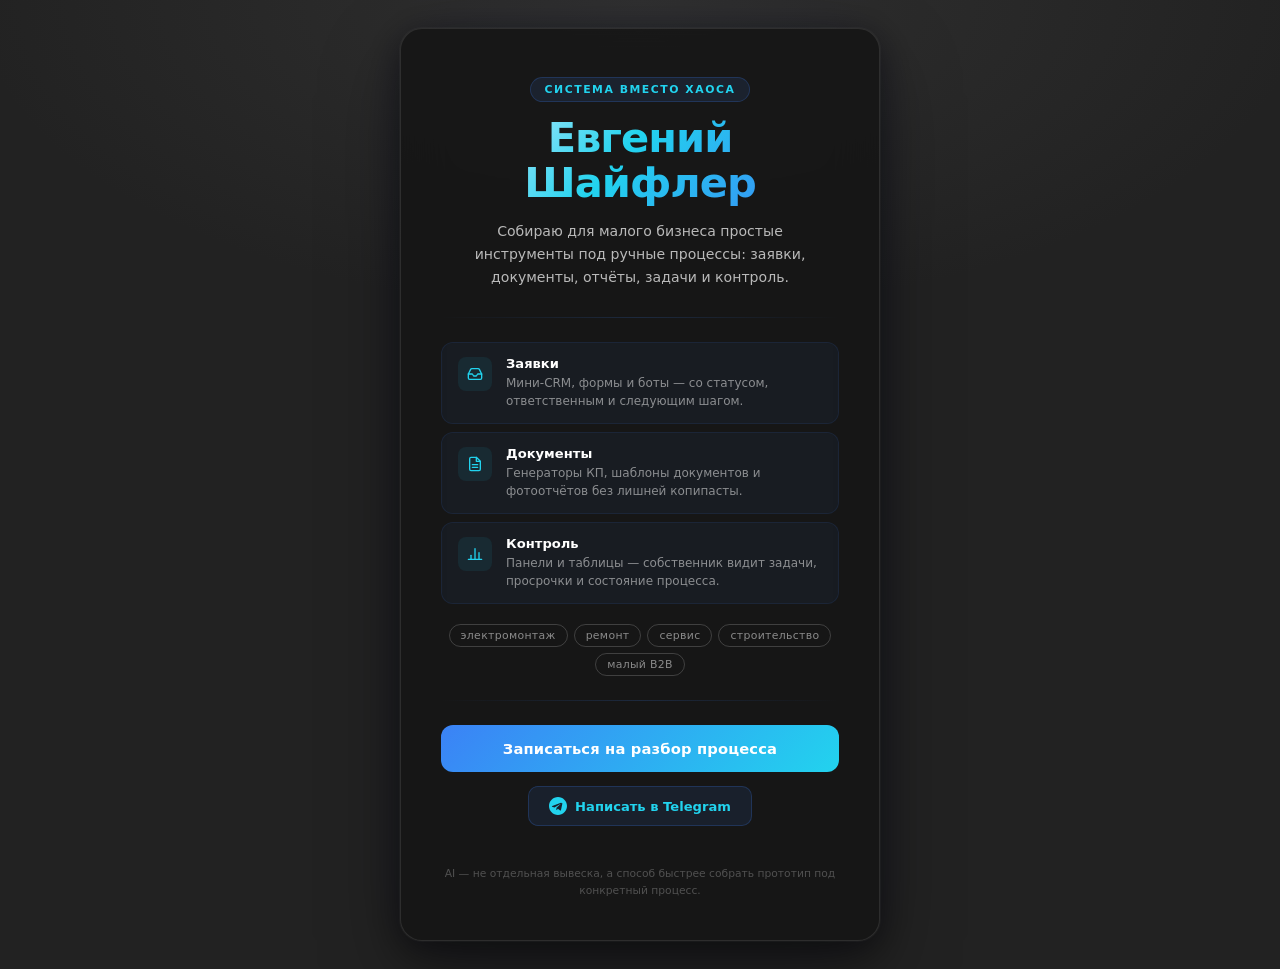
<file: vizitka.html>
<!DOCTYPE html>
<html lang="ru">
<head>
<meta charset="UTF-8">
<meta name="viewport" content="width=device-width, initial-scale=1.0">
<title>Евгений Шайфлер — Система вместо хаоса</title>
<style>
*, *::before, *::after { box-sizing: border-box; margin: 0; padding: 0; }

:root {
  --blue:  #3b82f6;
  --cyan:  #22d3ee;
  --glow:  rgba(59, 130, 246, 0.3);
  --text:  #ffffff;
  --muted: rgba(255, 255, 255, 0.7);
  --dim:   rgba(255, 255, 255, 0.5);
}

body {
  min-height: 100vh;
  background: #222222;
  background-image:
    radial-gradient(ellipse 80% 50% at 50% 0%, rgba(80, 80, 80, 0.3) 0%, transparent 65%);
  display: flex;
  align-items: center;
  justify-content: center;
  padding: 28px 20px;
  font-family: 'Segoe UI', system-ui, -apple-system, BlinkMacSystemFont, sans-serif;
  color: var(--text);
  -webkit-font-smoothing: antialiased;
}

/* ─── Card ─── */
.card {
  width: 100%;
  max-width: 480px;
  padding: 48px 40px 40px;
  background: rgba(20, 20, 20, 0.85);
  border: 1px solid rgba(255, 255, 255, 0.1);
  border-radius: 22px;
  backdrop-filter: blur(24px);
  -webkit-backdrop-filter: blur(24px);
  box-shadow:
    0 0 0 1px rgba(255,255,255,0.03),
    0 8px 32px rgba(0,0,0,0.45),
    0 32px 80px rgba(0,0,0,0.35),
    0 0 80px rgba(59,130,246,0.05);
  text-align: center;
  animation: up 0.65s cubic-bezier(.22,.87,.55,1) both;
  will-change: transform;
}

@keyframes up {
  from { opacity: 0; transform: translateY(24px); }
  to   { opacity: 1; transform: translateY(0); }
}

/* ─── Avatar ─── */
.avatar {
  width: 72px;
  height: 72px;
  border-radius: 50%;
  margin: 0 auto 18px;
  background: linear-gradient(135deg, var(--blue) 0%, var(--cyan) 100%);
  display: flex;
  align-items: center;
  justify-content: center;
  font-size: 20px;
  font-weight: 800;
  letter-spacing: 1px;
  color: #fff;
  animation: glow 4s ease-in-out infinite;
}

@keyframes glow {
  0%, 100% { box-shadow: 0 0 20px var(--glow); }
  50%       { box-shadow: 0 0 36px rgba(59,130,246,0.55), 0 0 60px rgba(34,211,238,0.18); }
}

/* ─── Badge ─── */
.badge {
  display: inline-block;
  padding: 5px 14px;
  margin-bottom: 14px;
  border-radius: 99px;
  background: rgba(59, 130, 246, 0.1);
  border: 1px solid rgba(59, 130, 246, 0.22);
  font-size: 0.68rem;
  font-weight: 700;
  letter-spacing: 0.14em;
  text-transform: uppercase;
  color: var(--cyan);
}

/* ─── Name ─── */
.name {
  font-size: clamp(1.9rem, 5.5vw, 2.6rem);
  font-weight: 800;
  letter-spacing: -1px;
  line-height: 1.08;
  background: linear-gradient(130deg, #ddeeff 0%, var(--cyan) 45%, var(--blue) 100%);
  -webkit-background-clip: text;
  -webkit-text-fill-color: transparent;
  background-clip: text;
  margin-bottom: 14px;
}

/* ─── Spec ─── */
.spec {
  font-size: 0.88rem;
  line-height: 1.65;
  color: var(--muted);
  margin-bottom: 28px;
  max-width: 360px;
  margin-left: auto;
  margin-right: auto;
}

/* ─── Divider ─── */
.divider {
  height: 1px;
  background: linear-gradient(90deg, transparent, rgba(59,130,246,0.18), transparent);
  margin: 24px 0;
}

/* ─── Benefits ─── */
.benefits {
  display: flex;
  flex-direction: column;
  gap: 8px;
  text-align: left;
  margin-bottom: 20px;
}

.benefit {
  display: flex;
  align-items: flex-start;
  gap: 14px;
  padding: 13px 16px;
  background: rgba(59, 130, 246, 0.05);
  border: 1px solid rgba(59, 130, 246, 0.1);
  border-radius: 12px;
  transition: border-color 0.2s ease, background 0.2s ease;
}

.benefit:hover {
  border-color: rgba(59, 130, 246, 0.24);
  background: rgba(59, 130, 246, 0.09);
}

.benefit-icon {
  flex-shrink: 0;
  width: 34px;
  height: 34px;
  border-radius: 8px;
  background: rgba(34, 211, 238, 0.08);
  display: flex;
  align-items: center;
  justify-content: center;
  color: var(--cyan);
  margin-top: 1px;
}

.benefit-icon svg {
  width: 16px;
  height: 16px;
}

.benefit-title {
  font-size: 0.82rem;
  font-weight: 700;
  color: var(--text);
  margin-bottom: 3px;
}

.benefit-text {
  font-size: 0.75rem;
  line-height: 1.5;
  color: var(--dim);
}

/* ─── Tags ─── */
.tags {
  display: flex;
  flex-wrap: wrap;
  gap: 6px;
  justify-content: center;
  margin-bottom: 4px;
}

.tag {
  padding: 4px 11px;
  border-radius: 99px;
  border: 1px solid rgba(255,255,255,0.18);
  font-size: 0.68rem;
  color: rgba(255, 255, 255, 0.5);
  letter-spacing: 0.03em;
}

/* ─── CTA Button ─── */
.btn {
  display: block;
  width: 100%;
  padding: 15px 20px;
  margin-bottom: 14px;
  background: linear-gradient(135deg, var(--blue) 0%, var(--cyan) 100%);
  color: #fff;
  font-family: inherit;
  font-size: 0.92rem;
  font-weight: 700;
  letter-spacing: 0.01em;
  text-decoration: none;
  border-radius: 12px;
  position: relative;
  overflow: hidden;
  animation: btnPulse 3.5s ease-in-out infinite;
  transition: transform 0.15s ease, box-shadow 0.15s ease;
}

@keyframes btnPulse {
  0%, 100% { box-shadow: 0 4px 20px rgba(59,130,246,0.38); }
  50%       { box-shadow: 0 4px 28px rgba(59,130,246,0.65), 0 0 44px rgba(34,211,238,0.18); }
}

.btn::before {
  content: '';
  position: absolute;
  top: 0; left: -75%;
  width: 45%; height: 100%;
  background: linear-gradient(90deg, transparent, rgba(255,255,255,0.14), transparent);
  transform: skewX(-18deg);
  animation: shine 4.5s ease-in-out infinite;
}

@keyframes shine {
  0%, 55%, 100% { left: -75%; }
  75%            { left: 130%; }
}

.btn:hover {
  transform: translateY(-2px);
  box-shadow: 0 8px 28px rgba(59,130,246,0.55);
}

.btn:active {
  transform: translateY(0);
}

/* ─── Contact ─── */
.contact {
  font-size: 0.8rem;
}

.contact a {
  color: var(--cyan);
  text-decoration: none;
  opacity: 0.62;
  transition: opacity 0.18s;
}

.contact a:hover { opacity: 1; }

/* ─── Telegram link ─── */
.tg-link {
  display: inline-flex;
  align-items: center;
  gap: 8px;
  margin-bottom: 18px;
  padding: 10px 20px;
  border-radius: 10px;
  background: rgba(59, 130, 246, 0.1);
  border: 1px solid rgba(59, 130, 246, 0.22);
  color: var(--cyan);
  font-size: 0.82rem;
  font-weight: 600;
  text-decoration: none;
  transition: background 0.2s, border-color 0.2s;
}
.tg-link:hover {
  background: rgba(59, 130, 246, 0.18);
  border-color: rgba(59, 130, 246, 0.4);
}
.tg-link svg { width: 18px; height: 18px; flex-shrink: 0; }

/* ─── AI note ─── */
.ai-note {
  margin-top: 22px;
  font-size: 0.67rem;
  color: rgba(255, 255, 255, 0.25);
  line-height: 1.55;
}

/* ─── Mobile ─── */
@media (max-width: 420px) {
  .card { padding: 36px 22px 32px; }
  .name { letter-spacing: -0.5px; }
  .spec { font-size: 0.85rem; }
}
</style>
</head>
<body>

<div class="card" id="card">

  <div class="badge">Система вместо хаоса</div>

  <h1 class="name">Евгений Шайфлер</h1>

  <p class="spec">Собираю для малого бизнеса простые инструменты под ручные процессы: заявки, документы, отчёты, задачи и контроль.</p>

  <div class="divider"></div>

  <div class="benefits">

    <div class="benefit">
      <div class="benefit-icon">
        <!-- Inbox / заявки -->
        <svg viewBox="0 0 24 24" fill="none" stroke="currentColor" stroke-width="2" stroke-linecap="round" stroke-linejoin="round">
          <polyline points="22 12 16 12 14 15 10 15 8 12 2 12"/>
          <path d="M5.45 5.11L2 12v6a2 2 0 0 0 2 2h16a2 2 0 0 0 2-2v-6l-3.45-6.89A2 2 0 0 0 16.76 4H7.24a2 2 0 0 0-1.79 1.11z"/>
        </svg>
      </div>
      <div>
        <div class="benefit-title">Заявки</div>
        <div class="benefit-text">Мини-CRM, формы и боты — со статусом, ответственным и следующим шагом.</div>
      </div>
    </div>

    <div class="benefit">
      <div class="benefit-icon">
        <!-- File / документы -->
        <svg viewBox="0 0 24 24" fill="none" stroke="currentColor" stroke-width="2" stroke-linecap="round" stroke-linejoin="round">
          <path d="M14 2H6a2 2 0 0 0-2 2v16a2 2 0 0 0 2 2h12a2 2 0 0 0 2-2V8z"/>
          <polyline points="14 2 14 8 20 8"/>
          <line x1="16" y1="13" x2="8" y2="13"/>
          <line x1="16" y1="17" x2="8" y2="17"/>
        </svg>
      </div>
      <div>
        <div class="benefit-title">Документы</div>
        <div class="benefit-text">Генераторы КП, шаблоны документов и фотоотчётов без лишней копипасты.</div>
      </div>
    </div>

    <div class="benefit">
      <div class="benefit-icon">
        <!-- Bar chart / контроль -->
        <svg viewBox="0 0 24 24" fill="none" stroke="currentColor" stroke-width="2" stroke-linecap="round" stroke-linejoin="round">
          <line x1="18" y1="20" x2="18" y2="10"/>
          <line x1="12" y1="20" x2="12" y2="4"/>
          <line x1="6" y1="20" x2="6" y2="14"/>
          <line x1="2" y1="20" x2="22" y2="20"/>
        </svg>
      </div>
      <div>
        <div class="benefit-title">Контроль</div>
        <div class="benefit-text">Панели и таблицы — собственник видит задачи, просрочки и состояние процесса.</div>
      </div>
    </div>

  </div>

  <div class="tags">
    <span class="tag">электромонтаж</span>
    <span class="tag">ремонт</span>
    <span class="tag">сервис</span>
    <span class="tag">строительство</span>
    <span class="tag">малый B2B</span>
  </div>

  <div class="divider"></div>

  <a class="btn" href="mailto:asdzoni78@gmail.com?subject=Разбор процесса">
    Записаться на разбор процесса
  </a>

  <a class="tg-link" href="https://t.me/EvgeniySergeevichSh" target="_blank">
    <svg viewBox="0 0 24 24" fill="currentColor">
      <path d="M12 0C5.373 0 0 5.373 0 12s5.373 12 12 12 12-5.373 12-12S18.627 0 12 0zm5.894 8.221-1.97 9.28c-.145.658-.537.818-1.084.508l-3-2.21-1.447 1.394c-.16.16-.295.295-.605.295l.213-3.053 5.56-5.023c.242-.213-.054-.333-.373-.12L7.19 13.92l-2.96-.924c-.643-.204-.657-.643.136-.953l11.57-4.461c.537-.194 1.006.131.958.639z"/>
    </svg>
    Написать в Telegram
  </a>

  <div class="ai-note">AI — не отдельная вывеска, а способ быстрее собрать прототип под конкретный процесс.</div>

</div>

<script>
  const card = document.getElementById('card');
  let isTouch = false;

  window.addEventListener('touchstart', () => { isTouch = true; }, { passive: true });

  card.addEventListener('mousemove', function(e) {
    if (isTouch) return;
    const r = this.getBoundingClientRect();
    const x = (e.clientX - r.left - r.width  / 2) / (r.width  / 2);
    const y = (e.clientY - r.top  - r.height / 2) / (r.height / 2);
    this.style.transition = 'transform 0.08s linear';
    this.style.transform  = `perspective(900px) rotateY(${x * 7}deg) rotateX(${-y * 7}deg) scale(1.012)`;
  });

  card.addEventListener('mouseleave', function() {
    this.style.transition = 'transform 0.55s ease';
    this.style.transform  = 'perspective(900px) rotateX(0) rotateY(0) scale(1)';
  });
</script>

</body>
</html>
</file>
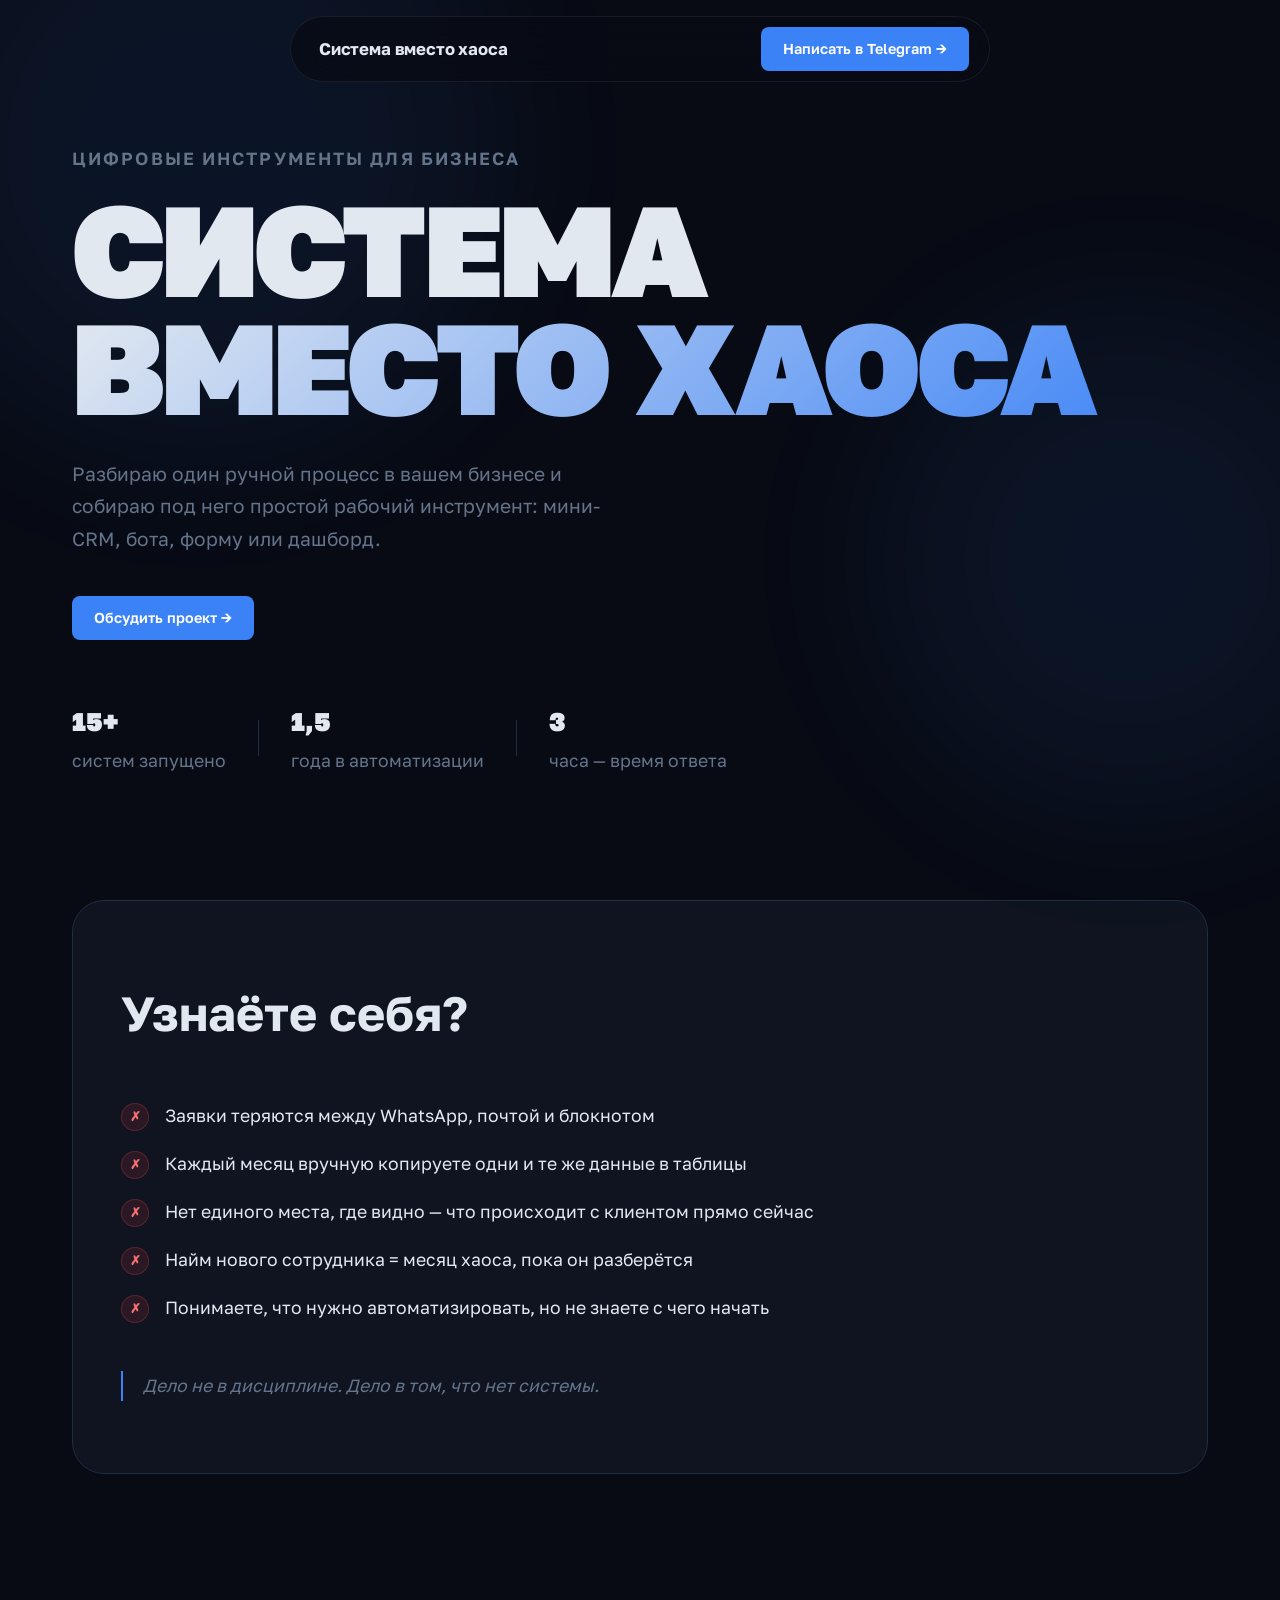
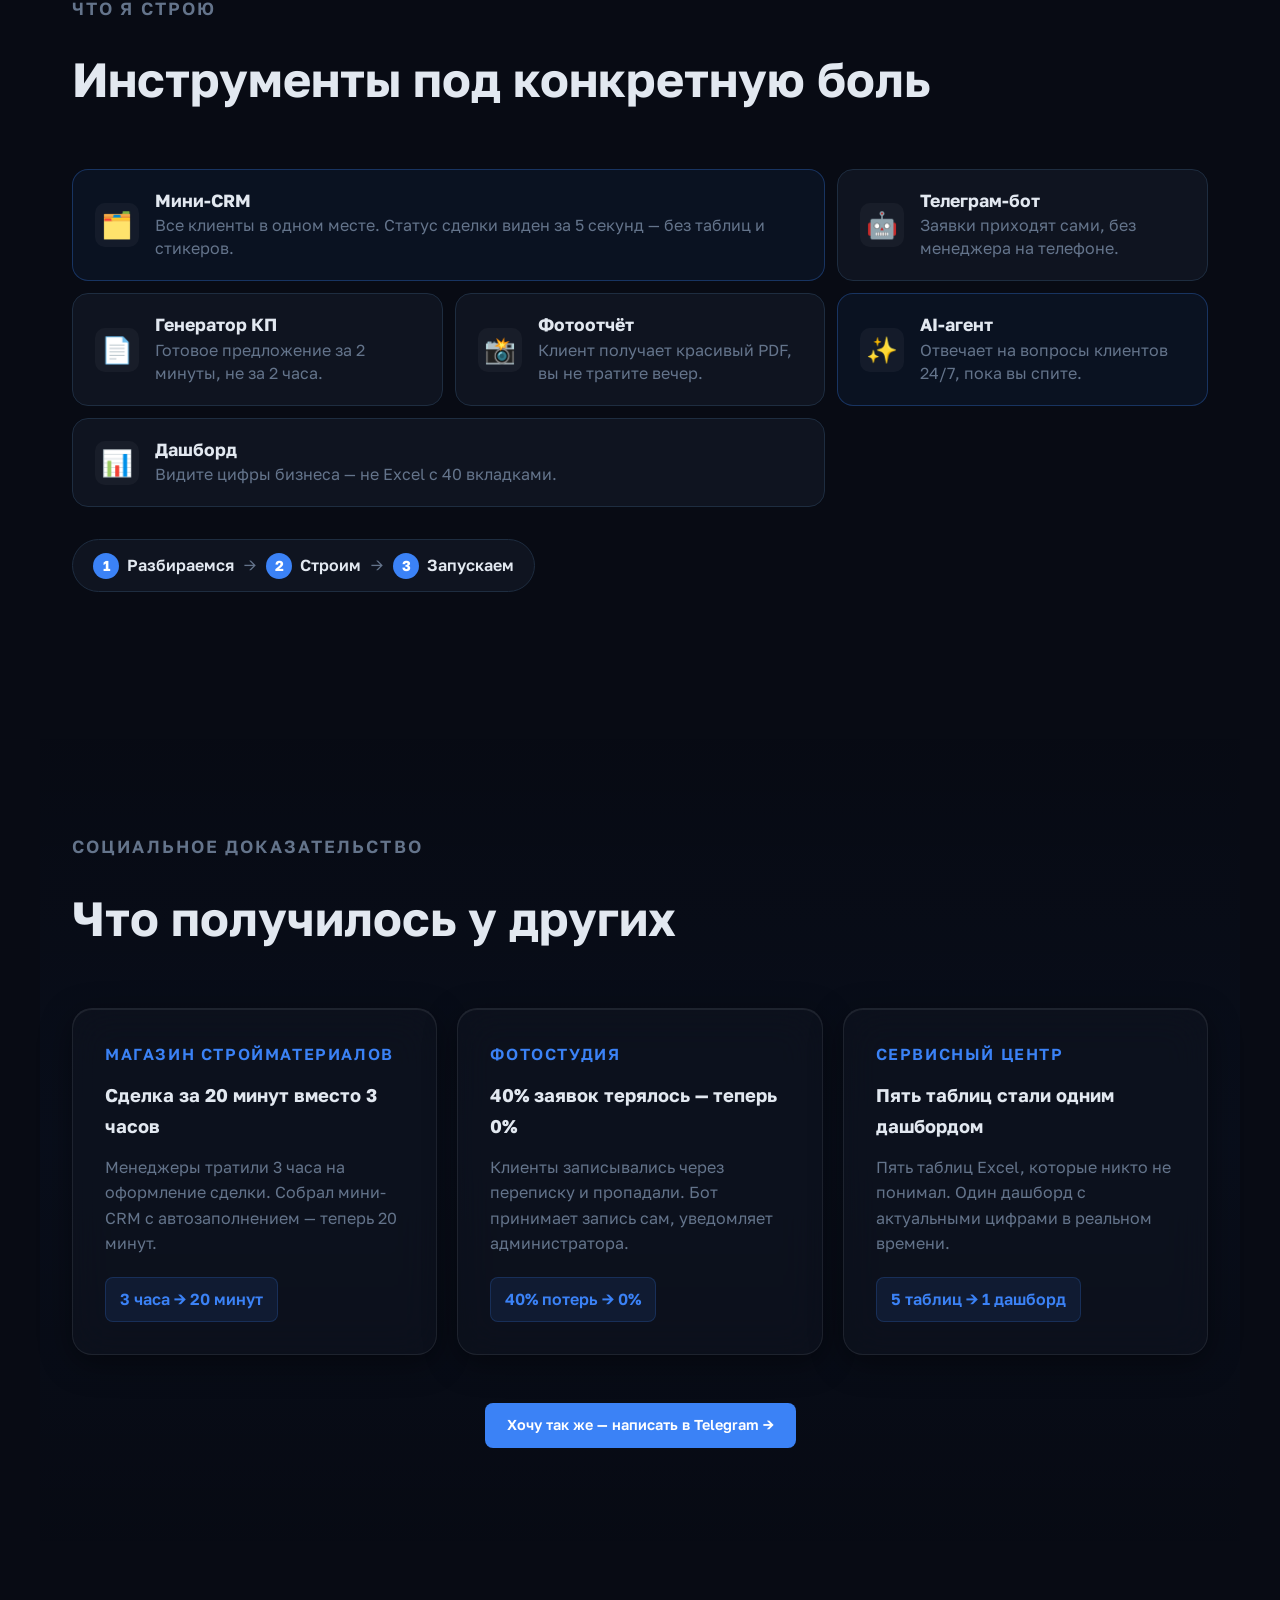
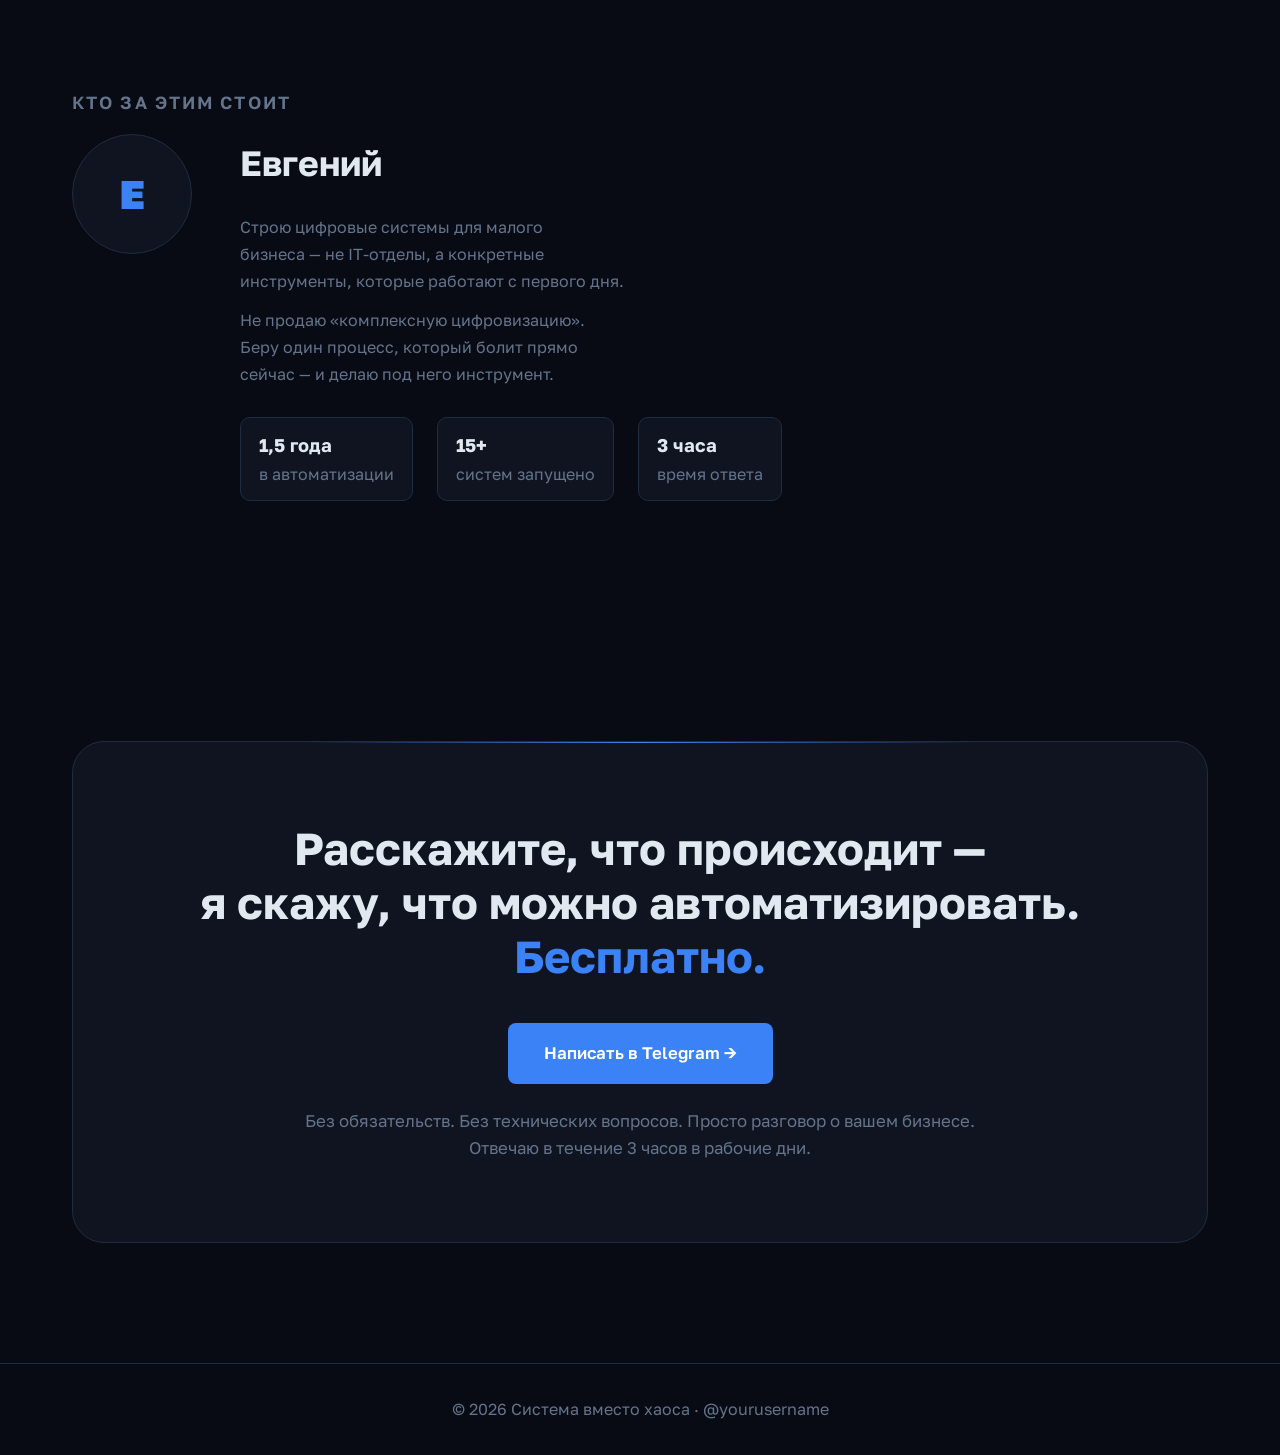
<file: my-landing-test/wireframe-preview.html>
<!DOCTYPE html>
<html lang="ru">
<head>
<meta charset="UTF-8">
<meta name="viewport" content="width=device-width, initial-scale=1.0">
<title>Wireframe Preview — Система вместо хаоса</title>
<link href="https://fonts.googleapis.com/css2?family=Golos+Text:wght@400;600;700;900&display=swap" rel="stylesheet">
<style>
  *, *::before, *::after { box-sizing: border-box; margin: 0; padding: 0; }

  :root {
    --bg:      #080B14;
    --surface: #0F1420;
    --border:  #1E2D40;
    --accent:  #3B82F6;
    --glow:    rgba(59,130,246,0.35);
    --text:    #E2E8F0;
    --muted:   #64748B;
  }

  body {
    background: var(--bg);
    color: var(--text);
    font-family: 'Golos Text', sans-serif;
    font-size: 1rem;
    line-height: 1.7;
    overflow-x: hidden;
  }

  /* ─── ФОНОВЫЕ ORBS ─── */
  .orb {
    position: fixed;
    border-radius: 50%;
    filter: blur(80px);
    opacity: 0.08;
    pointer-events: none;
    z-index: 0;
  }
  .orb-1 { width: 600px; height: 600px; background: var(--accent); top: -150px; left: -100px; }
  .orb-2 { width: 500px; height: 500px; background: var(--accent); bottom: 10%; right: -100px; }

  /* ─── PROGRESS BAR ─── */
  .progress-bar {
    position: fixed; top: 0; left: 0;
    width: 100%; height: 3px;
    background: var(--accent);
    transform-origin: left;
    transform: scaleX(0);
    z-index: 1000;
    transition: transform 0.1s linear;
  }

  /* ─── NAVBAR ─── */
  nav {
    position: fixed; top: 16px; left: 50%;
    transform: translateX(-50%);
    background: rgba(8,11,20,0.75);
    backdrop-filter: blur(24px);
    -webkit-backdrop-filter: blur(24px);
    border: 1px solid rgba(255,255,255,0.07);
    border-radius: 100px;
    padding: 10px 20px 10px 28px;
    display: flex; align-items: center; justify-content: space-between;
    gap: 40px;
    z-index: 100;
    min-width: min(700px, 90vw);
  }
  .nav-logo {
    font-weight: 700; font-size: 1.05rem;
    color: var(--text); letter-spacing: -0.01em;
  }
  .btn {
    background: var(--accent); color: #fff;
    border: none; cursor: pointer;
    padding: 10px 22px;
    border-radius: 8px;
    font-family: inherit; font-size: 0.9rem; font-weight: 600;
    text-decoration: none; display: inline-flex; align-items: center; gap: 6px;
    transition: all 0.25s ease;
  }
  .btn:hover {
    box-shadow: 0 0 20px var(--glow), 0 0 40px rgba(59,130,246,0.15);
    transform: translateY(-2px);
  }
  .btn-ghost {
    background: transparent;
    border: 1px solid var(--border);
    color: var(--text);
  }
  .btn-ghost:hover {
    border-color: var(--accent);
    box-shadow: 0 0 12px var(--glow);
    transform: translateY(-2px);
  }

  /* ─── СЕКЦИИ ─── */
  section {
    position: relative; z-index: 1;
    max-width: 1200px;
    margin: 0 auto;
    padding: 120px 32px;
  }

  .label {
    font-size: 1.1rem; font-weight: 600;
    text-transform: uppercase; letter-spacing: 0.12em;
    color: var(--muted); margin-bottom: 16px;
  }

  /* ─── ГЕРОЙ ─── */
  #hero {
    min-height: 100vh;
    display: flex; flex-direction: column;
    justify-content: center;
    padding-top: 140px;
  }
  .hero-title {
    font-size: clamp(3.5rem, 10vw, 8rem);
    font-weight: 900;
    line-height: 0.92;
    letter-spacing: -0.03em;
    margin-bottom: 32px;
  }
  .hero-title span { display: block; }
  .hero-title .accent-line {
    background: linear-gradient(135deg, var(--text) 0%, var(--accent) 100%);
    -webkit-background-clip: text;
    -webkit-text-fill-color: transparent;
    background-clip: text;
  }
  .hero-sub {
    font-size: clamp(1rem, 2vw, 1.2rem);
    color: var(--muted);
    max-width: 560px;
    margin-bottom: 40px;
    line-height: 1.7;
  }
  .hero-cta { margin-bottom: 60px; }
  .trust-row {
    display: flex; gap: 32px; flex-wrap: wrap;
    align-items: center;
  }
  .trust-item {
    display: flex; flex-direction: column; gap: 2px;
  }
  .trust-num {
    font-size: 1.6rem; font-weight: 900;
    color: var(--text);
  }
  .trust-label { font-size: 1.1rem; color: var(--muted); }
  .trust-divider {
    width: 1px; height: 36px;
    background: var(--border);
  }

  /* ─── БОЛЬ ─── */
  #pain { background: var(--surface); border-radius: 32px; margin: 0 auto 0; }
  #pain section { padding: 80px 48px; }
  .pain-title {
    font-size: clamp(2rem, 5vw, 3rem);
    font-weight: 700; margin-bottom: 48px;
  }
  .pain-list { list-style: none; display: flex; flex-direction: column; gap: 20px; }
  .pain-list li {
    display: flex; align-items: flex-start; gap: 16px;
    font-size: 1.1rem; line-height: 1.5;
  }
  .pain-x {
    width: 28px; height: 28px; flex-shrink: 0;
    background: rgba(239,68,68,0.12);
    border: 1px solid rgba(239,68,68,0.25);
    border-radius: 50%;
    display: flex; align-items: center; justify-content: center;
    color: #f87171; font-size: 0.8rem; font-weight: 700;
  }
  .pain-transition {
    margin-top: 48px; font-style: italic;
    color: var(--muted); font-size: 1.1rem;
    border-left: 2px solid var(--accent);
    padding-left: 20px;
  }

  /* ─── УСЛУГИ (BENTO) ─── */
  .section-title {
    font-size: clamp(2rem, 5vw, 3rem);
    font-weight: 700; margin-bottom: 48px;
  }
  .bento-grid {
    display: grid;
    grid-template-columns: repeat(12, 1fr);
    grid-auto-rows: auto;
    gap: 12px;
    margin-bottom: 32px;
  }
  .bento-card {
    background: var(--surface);
    border: 1px solid var(--border);
    border-radius: 16px;
    padding: 20px 22px;
    display: flex; flex-direction: row; align-items: center; gap: 16px;
    transition: transform 0.25s ease, border-color 0.25s ease;
    cursor: default;
    min-height: 0;
  }
  .bento-card:hover {
    transform: translateY(-3px);
    border-color: rgba(255,255,255,0.14);
  }
  .bento-card .card-icon {
    font-size: 1.6rem; flex-shrink: 0;
    width: 44px; height: 44px;
    background: rgba(255,255,255,0.04);
    border-radius: 10px;
    display: flex; align-items: center; justify-content: center;
  }
  .bento-card-body { display: flex; flex-direction: column; gap: 3px; }
  .bento-card h3 { font-size: 1.1rem; font-weight: 700; line-height: 1.2; }
  .bento-card p { font-size: 1rem; color: var(--muted); line-height: 1.45; }
  .bento-card.wide    { grid-column: span 8; }
  .bento-card.narrow  { grid-column: span 4; }
  .bento-card.tall    { grid-row: span 1; }
  .bento-accent { border-color: rgba(59,130,246,0.3); background: rgba(59,130,246,0.06); }

  .process-row {
    display: inline-flex; align-items: center; gap: 0;
    background: var(--surface); border: 1px solid var(--border);
    border-radius: 100px; padding: 12px 20px;
    flex-wrap: nowrap;
  }
  .process-step {
    display: flex; align-items: center; gap: 8px;
  }
  .process-num {
    width: 26px; height: 26px; border-radius: 50%;
    background: var(--accent); color: #fff;
    display: flex; align-items: center; justify-content: center;
    font-weight: 700; font-size: 0.9rem; flex-shrink: 0;
  }
  .process-text { font-weight: 600; font-size: 1rem; white-space: nowrap; }
  .process-arrow {
    color: var(--muted); font-size: 1rem;
    padding: 0 10px; flex-shrink: 0;
  }

  /* ─── КЕЙСЫ ─── */
  #cases { background: linear-gradient(to bottom, transparent, rgba(59,130,246,0.03), transparent); }
  .cases-grid {
    display: grid;
    grid-template-columns: repeat(auto-fit, minmax(300px, 1fr));
    gap: 20px;
    margin-bottom: 48px;
  }
  .case-card {
    background: rgba(15,20,32,0.6);
    backdrop-filter: blur(20px);
    -webkit-backdrop-filter: blur(20px);
    border: 1px solid rgba(255,255,255,0.08);
    border-radius: 20px;
    padding: 32px;
    box-shadow: 0 8px 32px rgba(0,0,0,0.4), inset 0 1px 0 rgba(255,255,255,0.08);
  }
  .case-tag {
    font-size: 1rem; font-weight: 600;
    text-transform: uppercase; letter-spacing: 0.1em;
    color: var(--accent); margin-bottom: 12px;
  }
  .case-card h3 { font-size: 1.15rem; font-weight: 700; margin-bottom: 12px; }
  .case-card p { color: var(--muted); font-size: 1rem; margin-bottom: 20px; line-height: 1.6; }
  .case-metric {
    display: inline-flex; align-items: center; gap: 8px;
    background: rgba(59,130,246,0.1); border: 1px solid rgba(59,130,246,0.2);
    border-radius: 8px; padding: 8px 14px;
    font-size: 1rem; font-weight: 600; color: var(--accent);
  }
  .cases-cta { text-align: center; }

  /* ─── КТО Я ─── */
  .about-inner {
    display: grid; grid-template-columns: auto 1fr;
    gap: 48px; align-items: start;
  }
  .avatar {
    width: 120px; height: 120px; border-radius: 50%;
    background: var(--surface);
    border: 1px solid var(--border);
    display: flex; align-items: center; justify-content: center;
    font-size: 2.5rem; font-weight: 900;
    color: var(--accent); flex-shrink: 0;
  }
  .about-text h2 { font-size: clamp(1.5rem, 3vw, 2.2rem); font-weight: 700; margin-bottom: 20px; }
  .about-text p {
    color: var(--muted); margin-bottom: 12px; font-size: 1rem;
    max-width: 44ch;
    text-wrap: balance;
  }
  .about-facts {
    display: flex; gap: 24px; flex-wrap: wrap; margin-top: 28px;
  }
  .about-fact {
    background: var(--surface); border: 1px solid var(--border);
    border-radius: 10px; padding: 12px 18px;
    font-size: 1rem; color: var(--muted);
  }
  .about-fact strong { color: var(--text); display: block; font-size: 1.15rem; }

  /* ─── ФИНАЛЬНЫЙ CTA ─── */
  #final-cta {
    text-align: center;
  }
  .cta-box {
    background: var(--surface);
    border: 1px solid var(--border);
    border-radius: 32px;
    padding: 80px 48px;
    position: relative; overflow: hidden;
  }
  .cta-box::before {
    content: '';
    position: absolute; top: 0; left: 50%; transform: translateX(-50%);
    width: 60%; height: 1px;
    background: linear-gradient(to right, transparent, var(--accent), transparent);
  }
  .cta-box h2 {
    font-size: clamp(1.8rem, 4vw, 2.8rem);
    font-weight: 700; margin-bottom: 40px; line-height: 1.2;
  }
  .cta-box h2 span { color: var(--accent); }
  .cta-note {
    margin-top: 24px; color: var(--muted);
    font-size: 1.05rem; line-height: 1.6;
  }

  /* ─── FOOTER ─── */
  footer {
    text-align: center;
    padding: 32px;
    color: var(--muted); font-size: 1rem;
    border-top: 1px solid var(--border);
    position: relative; z-index: 1;
  }

  /* ─── SECTION DIVIDER ─── */
  .section-wrap { position: relative; }

  @media (max-width: 768px) {
    nav { min-width: 90vw; padding: 10px 16px; gap: 16px; }
    .nav-logo { font-size: 0.8rem; }
    .bento-card.wide, .bento-card.narrow, .bento-card.tall {
      grid-column: span 12 !important;
      grid-row: span 1 !important;
    }
    .bento-grid { grid-template-columns: 1fr; grid-auto-rows: auto; }
    .about-inner { grid-template-columns: 1fr; }
    .avatar { margin: 0 auto; }
    .about-text { text-align: center; }
    .about-facts { justify-content: center; }
  }
</style>
</head>
<body>

<!-- Прогресс-бар -->
<div class="progress-bar" id="progressBar"></div>

<!-- Фоновые orbs -->
<div class="orb orb-1"></div>
<div class="orb orb-2"></div>

<!-- NAV -->
<nav>
  <div class="nav-logo">Система вместо хаоса</div>
  <a href="https://t.me/yourusername" target="_blank" class="btn">Написать в Telegram →</a>
</nav>

<!-- БЛОК 1: ГЕРОЙ -->
<section id="hero">
  <div class="label">Цифровые инструменты для бизнеса</div>
  <h1 class="hero-title">
    <span>СИСТЕМА</span>
    <span class="accent-line">ВМЕСТО ХАОСА</span>
  </h1>
  <p class="hero-sub">
    Разбираю один ручной процесс в вашем бизнесе и собираю под него простой рабочий инструмент: мини-CRM, бота, форму или дашборд.
  </p>
  <div class="hero-cta">
    <a href="https://t.me/yourusername" target="_blank" class="btn">Обсудить проект →</a>
  </div>
  <div class="trust-row">
    <div class="trust-item">
      <span class="trust-num" data-target="15">0</span>
      <span class="trust-label">систем запущено</span>
    </div>
    <div class="trust-divider"></div>
    <div class="trust-item">
      <span class="trust-num">1,5</span>
      <span class="trust-label">года в автоматизации</span>
    </div>
    <div class="trust-divider"></div>
    <div class="trust-item">
      <span class="trust-num">3</span>
      <span class="trust-label">часа — время ответа</span>
    </div>
  </div>
</section>

<!-- БЛОК 2: БОЛЬ -->
<div style="max-width:1200px;margin:0 auto;padding:0 32px;">
<div id="pain" style="background:var(--surface);border-radius:32px;border:1px solid var(--border);">
<section style="max-width:100%;padding:72px 48px;">
  <h2 class="pain-title">Узнаёте себя?</h2>
  <ul class="pain-list">
    <li>
      <span class="pain-x">✗</span>
      Заявки теряются между WhatsApp, почтой и блокнотом
    </li>
    <li>
      <span class="pain-x">✗</span>
      Каждый месяц вручную копируете одни и те же данные в таблицы
    </li>
    <li>
      <span class="pain-x">✗</span>
      Нет единого места, где видно — что происходит с клиентом прямо сейчас
    </li>
    <li>
      <span class="pain-x">✗</span>
      Найм нового сотрудника = месяц хаоса, пока он разберётся
    </li>
    <li>
      <span class="pain-x">✗</span>
      Понимаете, что нужно автоматизировать, но не знаете с чего начать
    </li>
  </ul>
  <p class="pain-transition">Дело не в дисциплине. Дело в том, что нет системы.</p>
</section>
</div>
</div>

<!-- БЛОК 3: УСЛУГИ -->
<section id="services">
  <div class="label">Что я строю</div>
  <h2 class="section-title">Инструменты под конкретную боль</h2>
  <div class="bento-grid">
    <div class="bento-card wide bento-accent">
      <div class="card-icon">🗂️</div>
      <div class="bento-card-body">
        <h3>Мини-CRM</h3>
        <p>Все клиенты в одном месте. Статус сделки виден за 5 секунд — без таблиц и стикеров.</p>
      </div>
    </div>
    <div class="bento-card narrow">
      <div class="card-icon">🤖</div>
      <div class="bento-card-body">
        <h3>Телеграм-бот</h3>
        <p>Заявки приходят сами, без менеджера на телефоне.</p>
      </div>
    </div>
    <div class="bento-card narrow">
      <div class="card-icon">📄</div>
      <div class="bento-card-body">
        <h3>Генератор КП</h3>
        <p>Готовое предложение за 2 минуты, не за 2 часа.</p>
      </div>
    </div>
    <div class="bento-card narrow">
      <div class="card-icon">📸</div>
      <div class="bento-card-body">
        <h3>Фотоотчёт</h3>
        <p>Клиент получает красивый PDF, вы не тратите вечер.</p>
      </div>
    </div>
    <div class="bento-card narrow bento-accent">
      <div class="card-icon">✨</div>
      <div class="bento-card-body">
        <h3>AI-агент</h3>
        <p>Отвечает на вопросы клиентов 24/7, пока вы спите.</p>
      </div>
    </div>
    <div class="bento-card wide">
      <div class="card-icon">📊</div>
      <div class="bento-card-body">
        <h3>Дашборд</h3>
        <p>Видите цифры бизнеса — не Excel с 40 вкладками.</p>
      </div>
    </div>
  </div>

  <div style="display:flex;gap:12px;align-items:center;flex-wrap:wrap;margin-top:8px;">
    <div class="process-row">
      <div class="process-step">
        <div class="process-num">1</div>
        <div class="process-text">Разбираемся</div>
      </div>
      <div class="process-arrow">→</div>
      <div class="process-step">
        <div class="process-num">2</div>
        <div class="process-text">Строим</div>
      </div>
      <div class="process-arrow">→</div>
      <div class="process-step">
        <div class="process-num">3</div>
        <div class="process-text">Запускаем</div>
      </div>
    </div>
  </div>
</section>

<!-- БЛОК 4: КЕЙСЫ -->
<section id="cases">
  <div class="label">Социальное доказательство</div>
  <h2 class="section-title">Что получилось у других</h2>
  <div class="cases-grid">
    <div class="case-card">
      <div class="case-tag">Магазин стройматериалов</div>
      <h3>Сделка за 20 минут вместо 3 часов</h3>
      <p>Менеджеры тратили 3 часа на оформление сделки. Собрал мини-CRM с автозаполнением — теперь 20 минут.</p>
      <div class="case-metric">3 часа → 20 минут</div>
    </div>
    <div class="case-card">
      <div class="case-tag">Фотостудия</div>
      <h3>40% заявок терялось — теперь 0%</h3>
      <p>Клиенты записывались через переписку и пропадали. Бот принимает запись сам, уведомляет администратора.</p>
      <div class="case-metric">40% потерь → 0%</div>
    </div>
    <div class="case-card">
      <div class="case-tag">Сервисный центр</div>
      <h3>Пять таблиц стали одним дашбордом</h3>
      <p>Пять таблиц Excel, которые никто не понимал. Один дашборд с актуальными цифрами в реальном времени.</p>
      <div class="case-metric">5 таблиц → 1 дашборд</div>
    </div>
  </div>
  <div class="cases-cta">
    <a href="https://t.me/yourusername" target="_blank" class="btn">Хочу так же — написать в Telegram →</a>
  </div>
</section>

<!-- БЛОК 5: КТО Я -->
<section id="about">
  <div class="label">Кто за этим стоит</div>
  <div class="about-inner">
    <div class="avatar">Е</div>
    <div class="about-text">
      <h2>Евгений</h2>
      <p>Строю цифровые системы для малого бизнеса — не IT-отделы, а конкретные инструменты, которые работают с первого дня.</p>
      <p>Не продаю «комплексную цифровизацию». Беру один процесс, который болит прямо сейчас — и делаю под него инструмент.</p>
      <div class="about-facts">
        <div class="about-fact"><strong>1,5 года</strong>в автоматизации</div>
        <div class="about-fact"><strong>15+</strong>систем запущено</div>
        <div class="about-fact"><strong>3 часа</strong>время ответа</div>
      </div>
    </div>
  </div>
</section>

<!-- БЛОК 6: ФИНАЛЬНЫЙ CTA -->
<section id="final-cta">
  <div class="cta-box">
    <h2>
      Расскажите, что происходит —<br>
      я скажу, что можно автоматизировать.<br>
      <span>Бесплатно.</span>
    </h2>
    <a href="https://t.me/yourusername" target="_blank" class="btn" style="font-size:1.05rem;padding:16px 36px;">
      Написать в Telegram →
    </a>
    <p class="cta-note">
      Без обязательств. Без технических вопросов. Просто разговор о вашем бизнесе.<br>
      Отвечаю в течение 3 часов в рабочие дни.
    </p>
  </div>
</section>

<!-- FOOTER -->
<footer>
  © 2026 Система вместо хаоса · @yourusername
</footer>

<script>
  // Progress bar
  window.addEventListener('scroll', () => {
    const doc = document.documentElement;
    const scrolled = doc.scrollTop / (doc.scrollHeight - doc.clientHeight);
    document.getElementById('progressBar').style.transform = `scaleX(${scrolled})`;
  });

  // Count-up
  const counters = document.querySelectorAll('[data-target]');
  const observer = new IntersectionObserver((entries) => {
    entries.forEach(entry => {
      if (entry.isIntersecting) {
        const el = entry.target;
        const target = +el.dataset.target;
        let current = 0;
        const step = target / 60;
        const timer = setInterval(() => {
          current += step;
          if (current >= target) { el.textContent = target + '+'; clearInterval(timer); }
          else el.textContent = Math.floor(current) + '+';
        }, 25);
        observer.unobserve(el);
      }
    });
  }, { threshold: 0.5 });
  counters.forEach(c => observer.observe(c));

  // Scroll reveal
  const reveals = document.querySelectorAll('section, .bento-card, .case-card, .pain-list li');
  const revealObserver = new IntersectionObserver((entries) => {
    entries.forEach(entry => {
      if (entry.isIntersecting) {
        entry.target.style.opacity = '1';
        entry.target.style.transform = entry.target.style.transform?.includes('translateY') ? 'translateY(0)' : '';
        revealObserver.unobserve(entry.target);
      }
    });
  }, { threshold: 0.08 });

  document.querySelectorAll('.bento-card, .case-card, .pain-list li').forEach((el, i) => {
    el.style.opacity = '0';
    el.style.transform = 'translateY(24px)';
    el.style.transition = `opacity 0.5s ease ${i * 0.07}s, transform 0.5s ease ${i * 0.07}s`;
    revealObserver.observe(el);
  });
</script>
</body>
</html>
</file>
